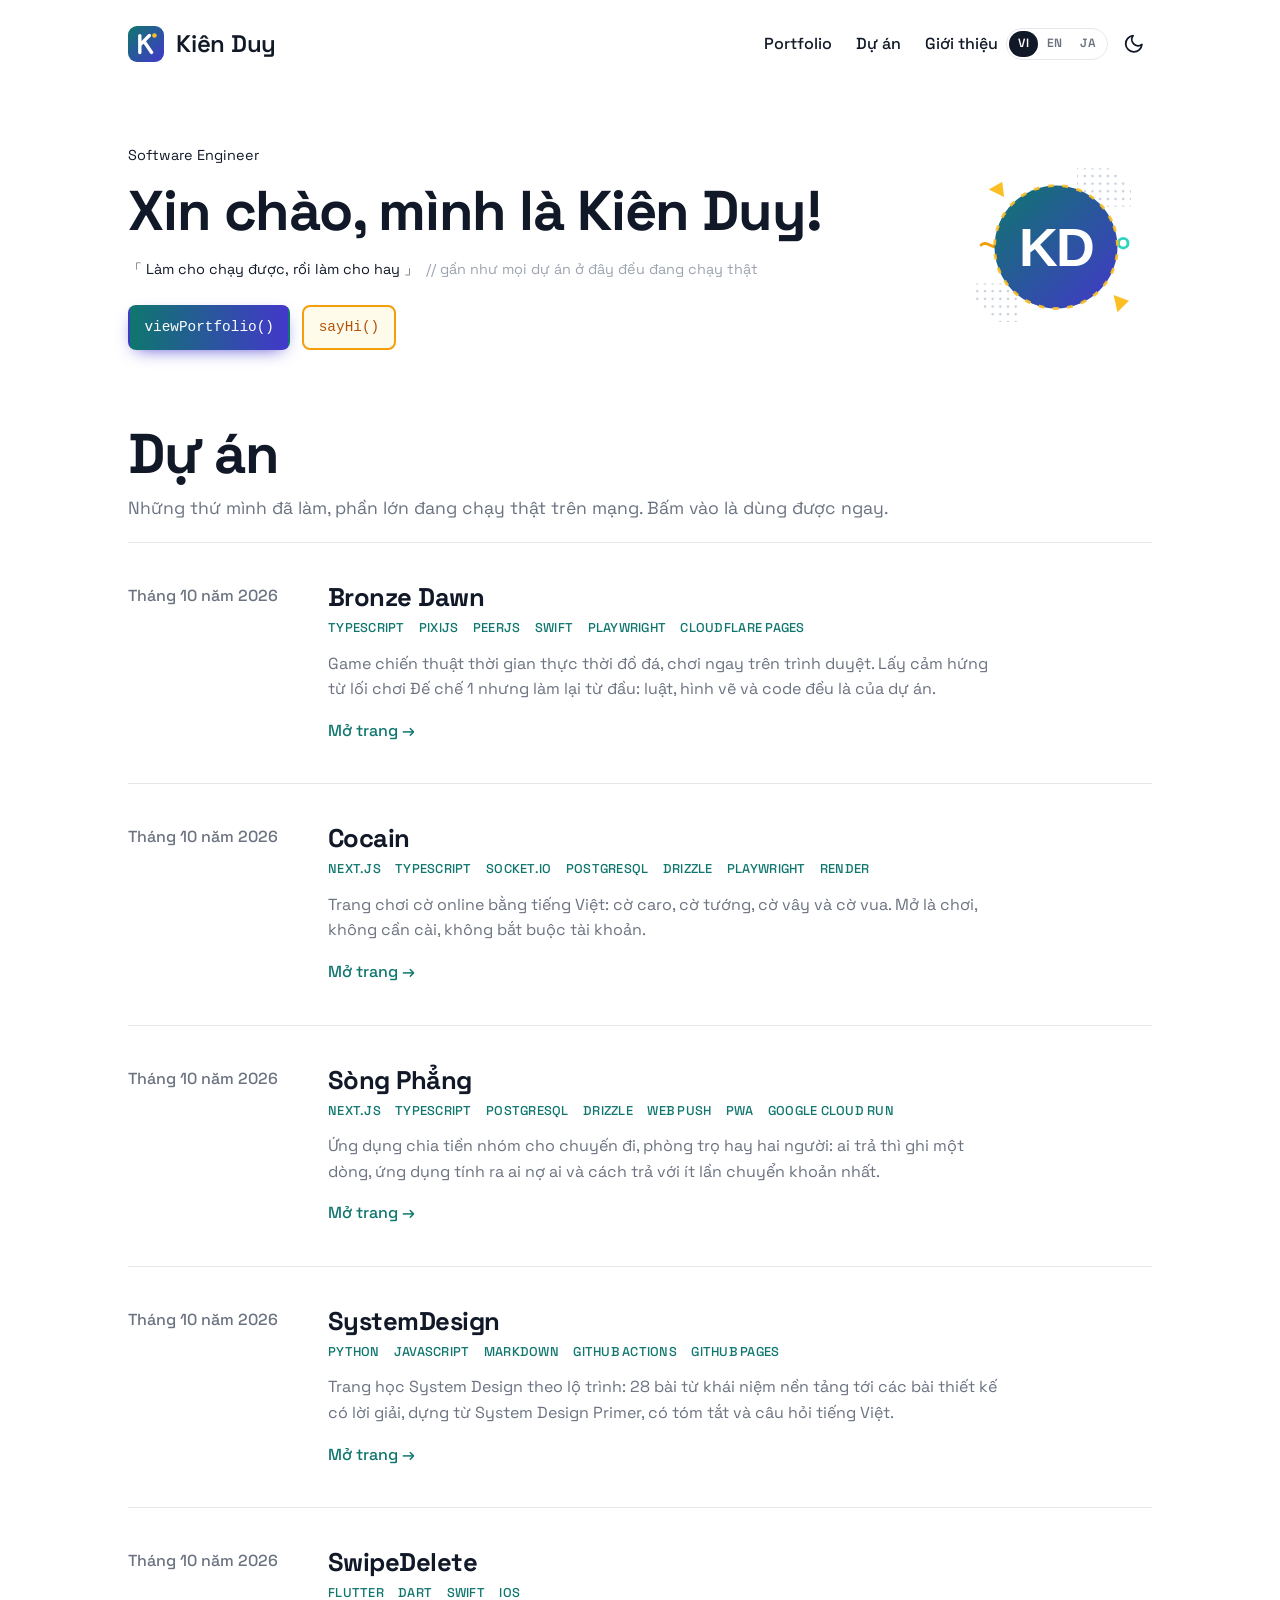
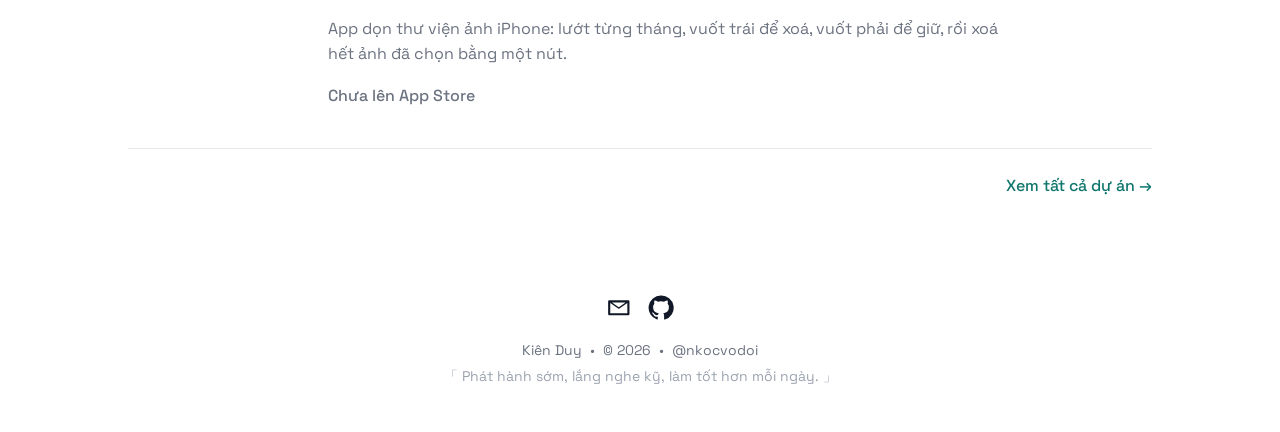
<file: index.html>
<!doctype html>
<html lang="vi">
<head>
  <meta charset="utf-8">
  <meta name="viewport" content="width=device-width, initial-scale=1">
  <title>Kiên Duy</title>
  <meta name="description" content="Kiên Duy, Software Engineer. Bronze Dawn, Cocain, Sòng Phẳng: ba sản phẩm đang chạy thật.">
  <meta property="og:title" content="Kiên Duy">
  <meta property="og:description" content="Bronze Dawn, Cocain, Sòng Phẳng: ba sản phẩm đang chạy thật.">
  <meta property="og:image" content="https://nkocvodoi.github.io/portfolio/assets/img/bronzedawn.jpg">
  <meta name="theme-color" content="#0f766e">
  <link rel="icon" href="assets/img/logo.svg" type="image/svg+xml">
  <script>
    (function () {
      var d = document.documentElement;
      try {
        var t = localStorage.getItem('theme'); if (t) d.dataset.theme = t;
        var l = new URLSearchParams(location.search).get('lang') || localStorage.getItem('lang');
        if (l === 'en' || l === 'ja') { d.lang = l; d.classList.add('i18n-pending'); setTimeout(function () { d.classList.remove('i18n-pending'); }, 1500); }
      } catch (e) {}
    })();
  </script>
  <link rel="preconnect" href="https://fonts.googleapis.com">
  <link rel="preconnect" href="https://fonts.gstatic.com" crossorigin>
  <link rel="stylesheet" href="https://fonts.googleapis.com/css2?family=Space+Grotesk:wght@400;500;600;700&display=swap">
  <link rel="stylesheet" href="assets/css/site.css">
</head>
<body data-title="title.home">
  <a class="skip" href="#main" data-i18n="skip">Bỏ qua tới nội dung</a>

  <header class="site-header">
    <div class="wrap">
      <a class="brand" href="./">
        <img src="assets/img/logo.svg" alt="" width="36" height="36">
        <span class="brand-name" data-profile="name">Kiên Duy</span>
      </a>
      <div class="tools">
        <nav class="nav" id="nav">
          <a href="portfolio.html" data-i18n="nav.portfolio">Portfolio</a>
          <a href="projects.html" data-i18n="nav.projects">Dự án</a>
          <a href="about.html" data-i18n="nav.about">Giới thiệu</a>
          <div class="langs" role="group" aria-label="Ngôn ngữ" data-i18n-attr="aria-label:ui.lang">
            <button type="button" data-lang="vi" lang="vi">VI</button><button type="button" data-lang="en" lang="en">EN</button><button type="button" data-lang="ja" lang="ja">JA</button>
          </div>
        </nav>
        <div class="langs" role="group" aria-label="Ngôn ngữ" data-i18n-attr="aria-label:ui.lang">
          <button type="button" data-lang="vi" lang="vi">VI</button><button type="button" data-lang="en" lang="en">EN</button><button type="button" data-lang="ja" lang="ja">JA</button>
        </div>
        <button type="button" class="icon-btn" data-theme-toggle aria-label="Đổi giao diện sáng/tối" data-i18n-attr="aria-label:ui.theme">
          <svg class="theme-moon" viewBox="0 0 24 24" fill="none" stroke="currentColor" stroke-width="2" stroke-linecap="round" stroke-linejoin="round" aria-hidden="true"><path d="M21 12.8A9 9 0 1 1 11.2 3a7 7 0 0 0 9.8 9.8z"/></svg>
          <svg class="theme-sun" viewBox="0 0 24 24" fill="none" stroke="currentColor" stroke-width="2" stroke-linecap="round" aria-hidden="true"><circle cx="12" cy="12" r="4"/><path d="M12 2v2M12 20v2M4.9 4.9l1.4 1.4M17.7 17.7l1.4 1.4M2 12h2M20 12h2M4.9 19.1l1.4-1.4M17.7 6.3l1.4-1.4"/></svg>
        </button>
        <button type="button" class="icon-btn menu-btn" data-menu-toggle aria-controls="nav" aria-expanded="false" aria-label="Mở menu" data-i18n-attr="aria-label:ui.menu">
          <svg viewBox="0 0 24 24" fill="none" stroke="currentColor" stroke-width="2" stroke-linecap="round" aria-hidden="true"><path d="M4 7h16M4 12h16M4 17h16"/></svg>
        </button>
      </div>
    </div>
  </header>

  <main id="main" class="wrap">
    <section class="hero">
      <div>
        <p class="hero-role" data-profile="role">Software Engineer</p>
        <h1 data-i18n="hero.hello">Xin chào, mình là Kiên Duy!</h1>
        <p class="hero-tag">「 <span data-profile="tagline">Làm cho chạy được, rồi làm cho hay</span> 」<span class="note">// <span data-profile="taglineNote">gần như mọi dự án ở đây đều đang chạy thật</span></span></p>
        <div class="hero-cta">
          <a class="code-btn solid" href="portfolio.html">viewPortfolio()</a>
          <a class="code-btn outline" data-mail href="mailto:nguyenduykien.works@gmail.com">sayHi()</a>
        </div>
      </div>
      <img class="avatar" src="assets/img/avatar.svg" alt="" width="192" height="192">
    </section>

    <section aria-labelledby="projects-h">
      <div class="section-head">
        <h2 id="projects-h" data-i18n="home.title">Dự án</h2>
        <p data-i18n="home.intro">Những thứ mình đã làm, phần lớn đang chạy thật trên mạng. Bấm vào là dùng được ngay.</p>
      </div>
      <ul class="rows" data-render="project-list"></ul>
      <noscript>
        <ul class="rows">
          <li class="row"><a class="more" href="https://bronzedawn.pages.dev/">Bronze Dawn →</a></li>
          <li class="row"><a class="more" href="https://cocain-394370752419.asia-southeast1.run.app/ho-so">Cocain →</a></li>
          <li class="row"><a class="more" href="https://songphang-637431531944.asia-southeast1.run.app/">Sòng Phẳng →</a></li>
          <li class="row"><a class="more" href="https://nkocvodoi.github.io/SystemDesign/">SystemDesign →</a></li>
          <li class="row">SwipeDelete (chưa lên App Store)</li>
        </ul>
      </noscript>
      <div class="all"><a class="more" href="projects.html" data-i18n="home.all">Xem tất cả dự án →</a></div>
    </section>
  </main>

  <footer class="site-footer">
    <div class="socials">
      <a data-mail href="mailto:nguyenduykien.works@gmail.com" aria-label="Email">
        <svg viewBox="0 0 24 24" fill="currentColor" aria-hidden="true"><path d="M3 5h18a1 1 0 0 1 1 1v12a1 1 0 0 1-1 1H3a1 1 0 0 1-1-1V6a1 1 0 0 1 1-1zm1 2.4V17h16V7.4l-7.4 5.2a1 1 0 0 1-1.2 0L4 7.4zM5.6 7l6.4 4.5L18.4 7H5.6z"/></svg>
      </a>
      <a data-github href="https://github.com/nkocvodoi" target="_blank" rel="noopener" aria-label="GitHub">
        <svg viewBox="0 0 24 24" fill="currentColor" aria-hidden="true"><path d="M12 .5a11.5 11.5 0 0 0-3.6 22.4c.6.1.8-.3.8-.6v-2c-3.2.7-3.9-1.5-3.9-1.5-.5-1.3-1.3-1.7-1.3-1.7-1-.7.1-.7.1-.7 1.2.1 1.8 1.2 1.8 1.2 1 1.8 2.8 1.3 3.5 1 .1-.8.4-1.3.7-1.6-2.6-.3-5.3-1.3-5.3-5.7 0-1.3.5-2.3 1.2-3.1-.1-.3-.5-1.5.1-3.1 0 0 1-.3 3.2 1.2a11 11 0 0 1 5.8 0c2.2-1.5 3.2-1.2 3.2-1.2.6 1.6.2 2.8.1 3.1.8.8 1.2 1.9 1.2 3.1 0 4.4-2.7 5.4-5.3 5.7.4.4.8 1.1.8 2.2v3.2c0 .3.2.7.8.6A11.5 11.5 0 0 0 12 .5z"/></svg>
      </a>
    </div>
    <p><span data-profile="name">Kiên Duy</span><span class="dot">•</span>© <span data-year>2026</span><span class="dot">•</span><a data-github href="https://github.com/nkocvodoi" target="_blank" rel="noopener">@nkocvodoi</a></p>
    <p class="quote">「 <span data-profile="quote">Phát hành sớm, lắng nghe kỹ, làm tốt hơn mỗi ngày.</span> 」</p>
  </footer>

  <script src="assets/js/data.js"></script>
  <script src="assets/js/site.js"></script>
</body>
</html>
</file>
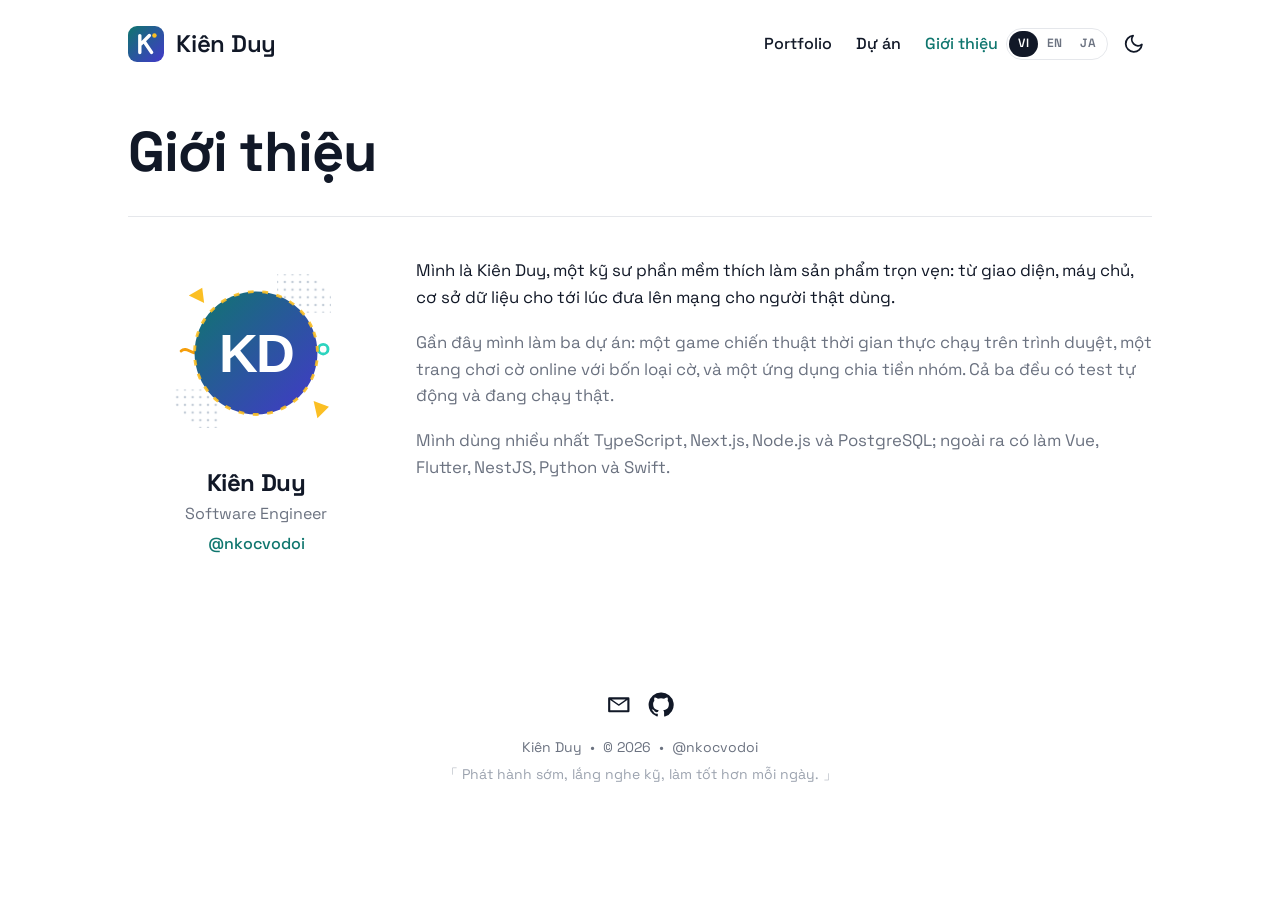
<file: about.html>
<!doctype html>
<html lang="vi">
<head>
  <meta charset="utf-8">
  <meta name="viewport" content="width=device-width, initial-scale=1">
  <title>Giới thiệu | Kiên Duy</title>
  <meta name="description" content="Kiên Duy, Software Engineer. Bronze Dawn, Cocain, Sòng Phẳng: ba sản phẩm đang chạy thật.">
  <meta property="og:title" content="Kiên Duy">
  <meta property="og:description" content="Bronze Dawn, Cocain, Sòng Phẳng: ba sản phẩm đang chạy thật.">
  <meta property="og:image" content="https://nkocvodoi.github.io/portfolio/assets/img/bronzedawn.jpg">
  <meta name="theme-color" content="#0f766e">
  <link rel="icon" href="assets/img/logo.svg" type="image/svg+xml">
  <script>
    (function () {
      var d = document.documentElement;
      try {
        var t = localStorage.getItem('theme'); if (t) d.dataset.theme = t;
        var l = new URLSearchParams(location.search).get('lang') || localStorage.getItem('lang');
        if (l === 'en' || l === 'ja') { d.lang = l; d.classList.add('i18n-pending'); setTimeout(function () { d.classList.remove('i18n-pending'); }, 1500); }
      } catch (e) {}
    })();
  </script>
  <link rel="preconnect" href="https://fonts.googleapis.com">
  <link rel="preconnect" href="https://fonts.gstatic.com" crossorigin>
  <link rel="stylesheet" href="https://fonts.googleapis.com/css2?family=Space+Grotesk:wght@400;500;600;700&display=swap">
  <link rel="stylesheet" href="assets/css/site.css">
</head>
<body data-title="title.about">
  <a class="skip" href="#main" data-i18n="skip">Bỏ qua tới nội dung</a>

  <header class="site-header">
    <div class="wrap">
      <a class="brand" href="./">
        <img src="assets/img/logo.svg" alt="" width="36" height="36">
        <span class="brand-name" data-profile="name">Kiên Duy</span>
      </a>
      <div class="tools">
        <nav class="nav" id="nav">
          <a href="portfolio.html" data-i18n="nav.portfolio">Portfolio</a>
          <a href="projects.html" data-i18n="nav.projects">Dự án</a>
          <a href="about.html" aria-current="page" data-i18n="nav.about">Giới thiệu</a>
          <div class="langs" role="group" aria-label="Ngôn ngữ" data-i18n-attr="aria-label:ui.lang">
            <button type="button" data-lang="vi" lang="vi">VI</button><button type="button" data-lang="en" lang="en">EN</button><button type="button" data-lang="ja" lang="ja">JA</button>
          </div>
        </nav>
        <div class="langs" role="group" aria-label="Ngôn ngữ" data-i18n-attr="aria-label:ui.lang">
          <button type="button" data-lang="vi" lang="vi">VI</button><button type="button" data-lang="en" lang="en">EN</button><button type="button" data-lang="ja" lang="ja">JA</button>
        </div>
        <button type="button" class="icon-btn" data-theme-toggle aria-label="Đổi giao diện sáng/tối" data-i18n-attr="aria-label:ui.theme">
          <svg class="theme-moon" viewBox="0 0 24 24" fill="none" stroke="currentColor" stroke-width="2" stroke-linecap="round" stroke-linejoin="round" aria-hidden="true"><path d="M21 12.8A9 9 0 1 1 11.2 3a7 7 0 0 0 9.8 9.8z"/></svg>
          <svg class="theme-sun" viewBox="0 0 24 24" fill="none" stroke="currentColor" stroke-width="2" stroke-linecap="round" aria-hidden="true"><circle cx="12" cy="12" r="4"/><path d="M12 2v2M12 20v2M4.9 4.9l1.4 1.4M17.7 17.7l1.4 1.4M2 12h2M20 12h2M4.9 19.1l1.4-1.4M17.7 6.3l1.4-1.4"/></svg>
        </button>
        <button type="button" class="icon-btn menu-btn" data-menu-toggle aria-controls="nav" aria-expanded="false" aria-label="Mở menu" data-i18n-attr="aria-label:ui.menu">
          <svg viewBox="0 0 24 24" fill="none" stroke="currentColor" stroke-width="2" stroke-linecap="round" aria-hidden="true"><path d="M4 7h16M4 12h16M4 17h16"/></svg>
        </button>
      </div>
    </div>
  </header>

  <main id="main" class="wrap">
    <div class="page-head">
      <h1 data-i18n="about.title">Giới thiệu</h1>
    </div>
    <div class="about">
      <div class="profile">
        <img class="avatar" src="assets/img/avatar.svg" alt="" width="192" height="192">
        <h2 data-profile="name">Kiên Duy</h2>
        <p data-profile="role">Software Engineer</p>
        <p><a class="more" data-github href="https://github.com/nkocvodoi" target="_blank" rel="noopener">@nkocvodoi</a></p>
      </div>
      <div class="prose" data-render="bio"></div>
    </div>
  </main>

  <footer class="site-footer">
    <div class="socials">
      <a data-mail href="mailto:nguyenduykien.works@gmail.com" aria-label="Email">
        <svg viewBox="0 0 24 24" fill="currentColor" aria-hidden="true"><path d="M3 5h18a1 1 0 0 1 1 1v12a1 1 0 0 1-1 1H3a1 1 0 0 1-1-1V6a1 1 0 0 1 1-1zm1 2.4V17h16V7.4l-7.4 5.2a1 1 0 0 1-1.2 0L4 7.4zM5.6 7l6.4 4.5L18.4 7H5.6z"/></svg>
      </a>
      <a data-github href="https://github.com/nkocvodoi" target="_blank" rel="noopener" aria-label="GitHub">
        <svg viewBox="0 0 24 24" fill="currentColor" aria-hidden="true"><path d="M12 .5a11.5 11.5 0 0 0-3.6 22.4c.6.1.8-.3.8-.6v-2c-3.2.7-3.9-1.5-3.9-1.5-.5-1.3-1.3-1.7-1.3-1.7-1-.7.1-.7.1-.7 1.2.1 1.8 1.2 1.8 1.2 1 1.8 2.8 1.3 3.5 1 .1-.8.4-1.3.7-1.6-2.6-.3-5.3-1.3-5.3-5.7 0-1.3.5-2.3 1.2-3.1-.1-.3-.5-1.5.1-3.1 0 0 1-.3 3.2 1.2a11 11 0 0 1 5.8 0c2.2-1.5 3.2-1.2 3.2-1.2.6 1.6.2 2.8.1 3.1.8.8 1.2 1.9 1.2 3.1 0 4.4-2.7 5.4-5.3 5.7.4.4.8 1.1.8 2.2v3.2c0 .3.2.7.8.6A11.5 11.5 0 0 0 12 .5z"/></svg>
      </a>
    </div>
    <p><span data-profile="name">Kiên Duy</span><span class="dot">•</span>© <span data-year>2026</span><span class="dot">•</span><a data-github href="https://github.com/nkocvodoi" target="_blank" rel="noopener">@nkocvodoi</a></p>
    <p class="quote">「 <span data-profile="quote">Phát hành sớm, lắng nghe kỹ, làm tốt hơn mỗi ngày.</span> 」</p>
  </footer>

  <script src="assets/js/data.js"></script>
  <script src="assets/js/site.js"></script>
</body>
</html>
</file>
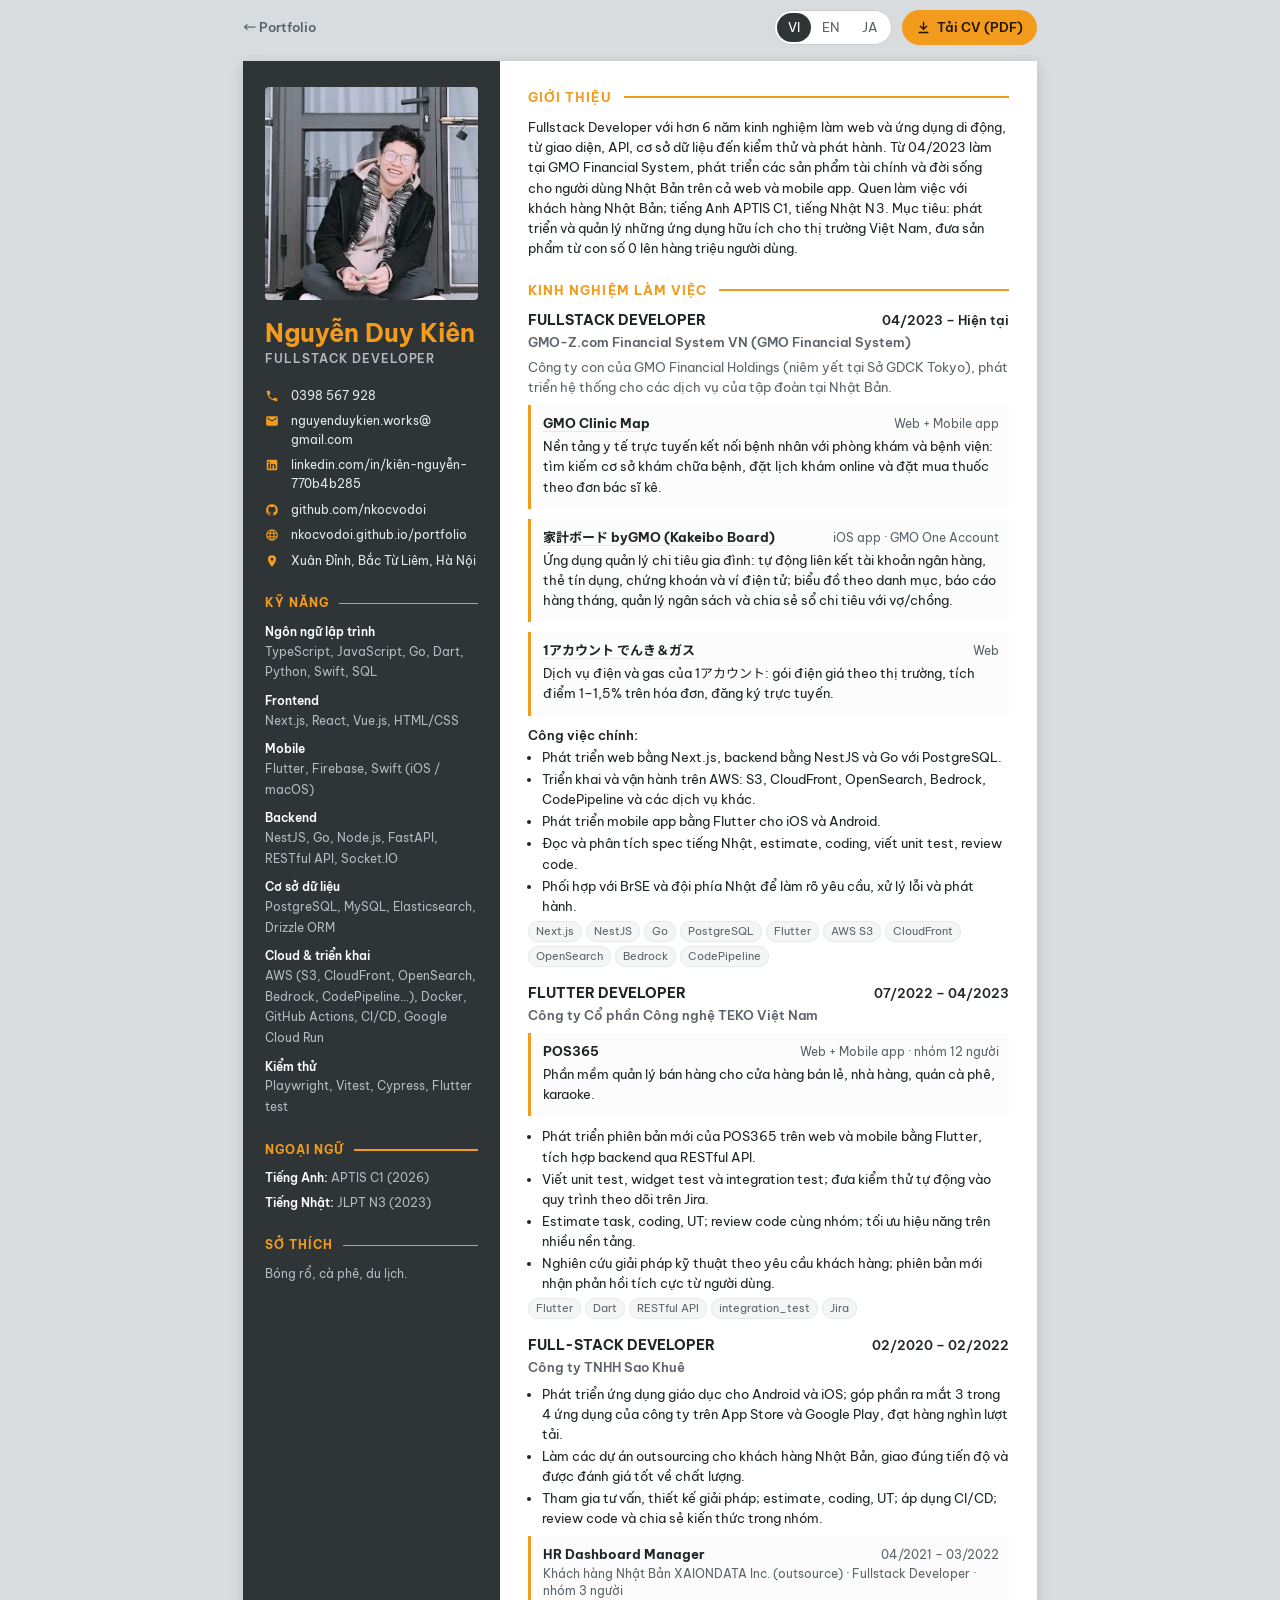
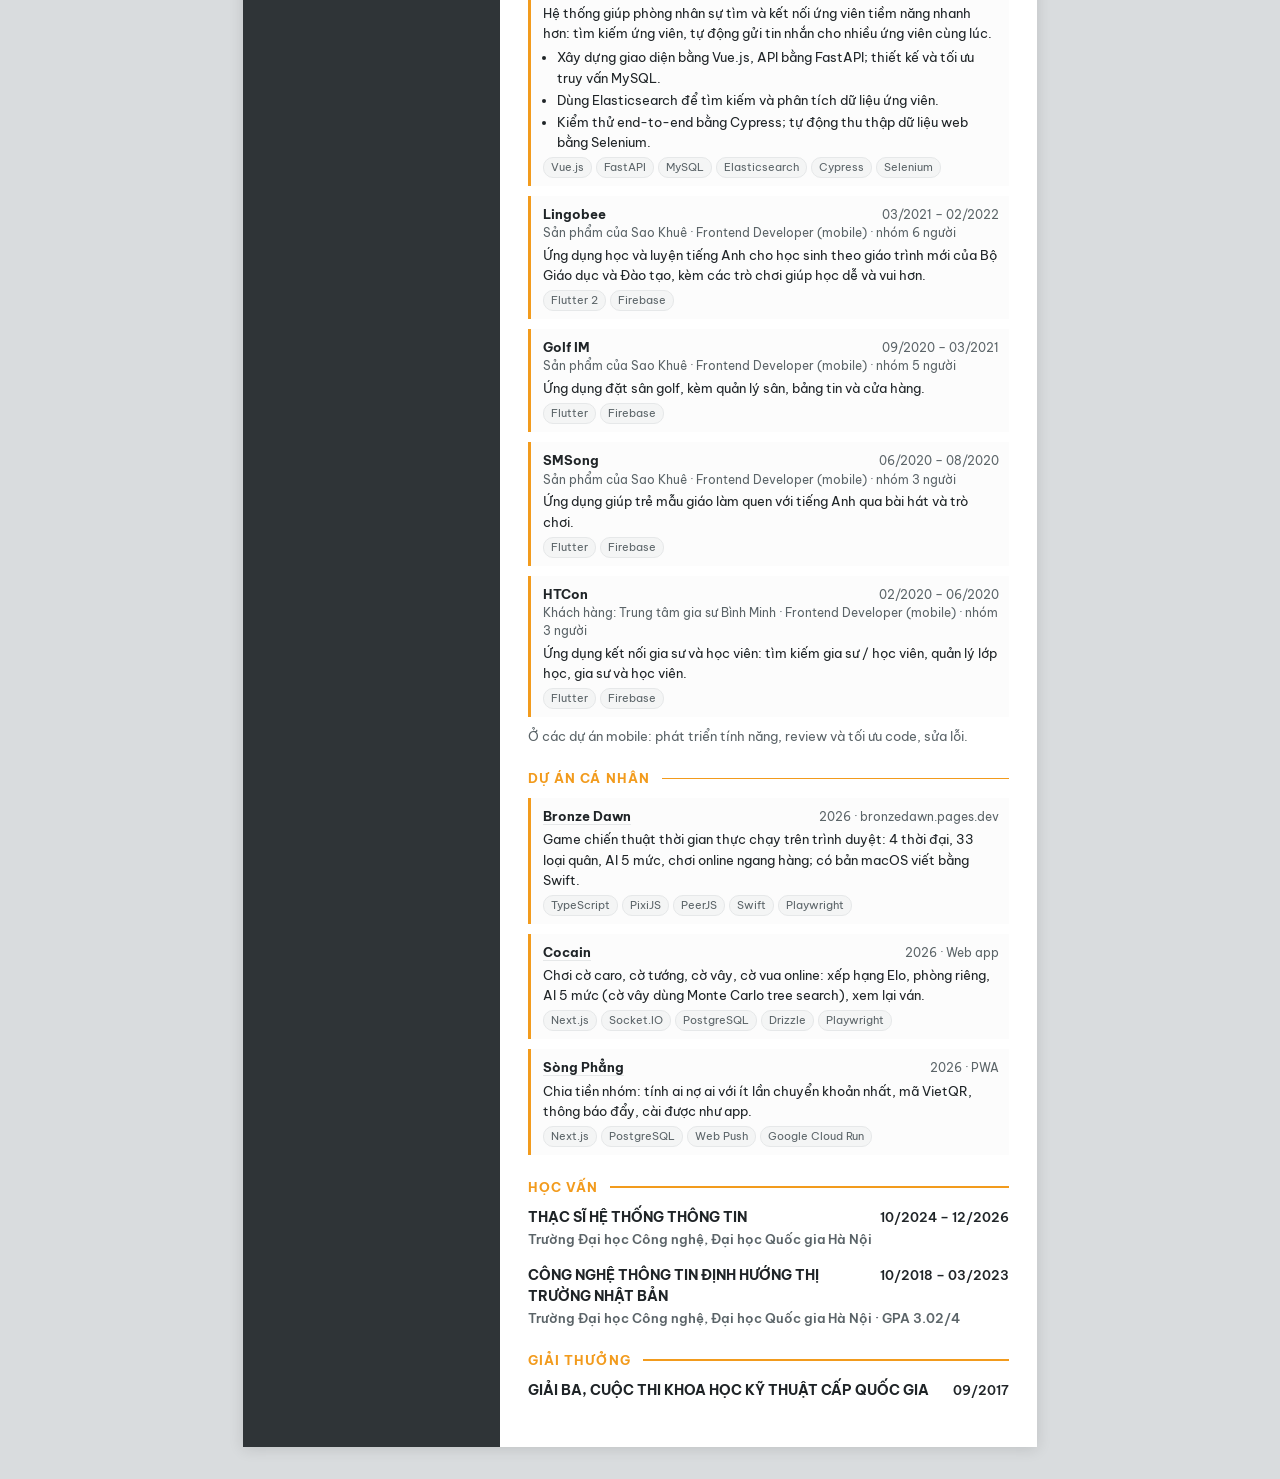
<file: cv.html>
<!doctype html>
<html lang="vi">
<head>
  <meta charset="utf-8">
  <meta name="viewport" content="width=device-width, initial-scale=1">
  <title>CV Nguyễn Duy Kiên</title>
  <meta name="description" content="Nguyễn Duy Kiên, Fullstack Developer. Web và mobile app, hơn 6 năm kinh nghiệm.">
  <meta name="robots" content="noindex">
  <link rel="icon" href="assets/img/logo.svg" type="image/svg+xml">
  <link rel="preconnect" href="https://fonts.googleapis.com">
  <link rel="preconnect" href="https://fonts.gstatic.com" crossorigin>
  <link href="https://fonts.googleapis.com/css2?family=Be+Vietnam+Pro:wght@400;500;600;700&family=Noto+Sans+JP:wght@400;600;700&display=swap" rel="stylesheet">
  <style>
    :root {
      --side: #2f3437;
      --side-text: #e7e9ea;
      --side-muted: #b4babd;
      --accent: #f29b1d;
      --accent-ink: #b86e05;
      --ink: #1f2427;
      --muted: #5b6468;
      --line: #e6e8e9;
      --chip: #f4f5f5;
      --page-bg: #d9dcde;
    }
    * { box-sizing: border-box; }
    [hidden] { display: none !important; }
    html { -webkit-text-size-adjust: 100%; }
    body {
      margin: 0;
      background: var(--page-bg);
      color: var(--ink);
      font: 13px/1.55 "Be Vietnam Pro", "Noto Sans JP", system-ui, sans-serif;
    }
    html[lang="ja"] body { font-family: "Be Vietnam Pro", "Noto Sans JP", "Hiragino Sans", sans-serif; line-height: 1.6; }
    html[lang="ja"] .name { font-size: 20px; }
    html[lang="ja"] .job-title { text-transform: none; }
    a { color: inherit; text-decoration: none; }
    ul { margin: 0; padding-left: 1.1em; }
    li { margin: 0.15em 0; }

    /* Toolbar: screen only */
    .bar {
      position: sticky;
      top: 0;
      z-index: 2;
      background: rgba(217, 220, 222, 0.92);
      backdrop-filter: blur(6px);
    }
    .bar-in {
      max-width: 210mm;
      margin: 0 auto;
      padding: 10px 0;
      display: flex;
      align-items: center;
      gap: 10px;
      flex-wrap: wrap;
    }
    .bar-back { font-weight: 600; color: var(--muted); margin-right: auto; }
    .bar-back:hover { color: var(--ink); }
    .langs {
      display: inline-flex;
      background: #fff;
      border: 1px solid #c8ccce;
      border-radius: 999px;
      padding: 2px;
    }
    .langs button {
      font: 600 12px/1 inherit;
      font-family: inherit;
      border: 0;
      background: none;
      color: var(--muted);
      padding: 6px 11px;
      border-radius: 999px;
      cursor: pointer;
    }
    .langs button[aria-pressed="true"] { background: var(--side); color: #fff; }
    .dl {
      display: inline-flex;
      align-items: center;
      gap: 6px;
      background: var(--accent);
      color: #241500;
      font-weight: 600;
      padding: 7px 14px;
      border-radius: 999px;
    }
    .dl:hover { background: #e48c0c; }
    .dl svg { width: 15px; height: 15px; }
    .bar button:focus-visible, .bar a:focus-visible { outline: 2px solid var(--accent-ink); outline-offset: 2px; }

    .page {
      max-width: 210mm;
      min-height: 297mm;
      margin: 6px auto 32px;
      background: #fff;
      display: grid;
      grid-template-columns: 68mm 1fr;
      box-shadow: 0 2px 14px rgba(0, 0, 0, 0.12);
    }

    /* Sidebar */
    .side {
      background: var(--side);
      color: var(--side-text);
      padding: 26px 22px 30px;
    }
    .photo {
      width: 100%;
      aspect-ratio: 1;
      object-fit: cover;
      display: block;
      border-radius: 4px;
    }
    .name {
      margin: 18px 0 2px;
      font-size: 25px;
      line-height: 1.2;
      font-weight: 700;
      color: var(--accent);
    }
    .name-sub { margin: 0 0 4px; font-size: 12px; color: var(--side-muted); }
    .role {
      margin: 0;
      font-size: 12px;
      font-weight: 600;
      letter-spacing: 0.08em;
      text-transform: uppercase;
      color: var(--accent);
    }
    .contact { list-style: none; padding: 0; margin: 18px 0 0; }
    .contact li {
      display: grid;
      grid-template-columns: 18px 1fr;
      gap: 8px;
      margin: 7px 0;
      font-size: 12px;
      overflow-wrap: anywhere;
    }
    .contact svg { width: 14px; height: 14px; margin-top: 2px; fill: var(--accent); }
    .side h2 {
      display: flex;
      align-items: center;
      gap: 10px;
      margin: 24px 0 10px;
      font-size: 12px;
      letter-spacing: 0.08em;
      text-transform: uppercase;
      color: var(--accent);
    }
    .side h2::after { content: ""; flex: 1; height: 1.5px; background: var(--accent); }
    .skill { margin: 0 0 10px; }
    .skill b { display: block; font-size: 11.5px; font-weight: 600; color: #fff; }
    .skill span { font-size: 12px; color: var(--side-muted); }
    .side p { margin: 0 0 6px; font-size: 12px; color: var(--side-muted); }
    .side p b { color: #fff; font-weight: 600; }

    /* Main */
    .main { padding: 26px 28px 30px; }
    .main h2 {
      display: flex;
      align-items: center;
      gap: 12px;
      margin: 22px 0 10px;
      font-size: 13px;
      letter-spacing: 0.08em;
      text-transform: uppercase;
      color: var(--accent);
    }
    .main h2:first-child { margin-top: 0; }
    .main h2::after { content: ""; flex: 1; height: 1.5px; background: var(--accent); }
    .summary { margin: 0; }

    .job { margin: 0 0 16px; break-inside: avoid-page; }
    .job-head {
      display: flex;
      justify-content: space-between;
      align-items: baseline;
      gap: 12px;
    }
    .job-title { margin: 0; font-size: 13.5px; font-weight: 700; text-transform: uppercase; }
    .date { font-weight: 600; white-space: nowrap; font-size: 12.5px; }
    .company { margin: 1px 0 6px; font-weight: 600; color: var(--muted); }
    .note { margin: 0 0 6px; color: var(--muted); font-size: 12.5px; }

    .proj {
      margin: 8px 0 10px;
      padding: 8px 10px 8px 12px;
      border-left: 3px solid var(--accent);
      background: #fcfcfc;
      break-inside: avoid;
    }
    .proj-head { display: flex; justify-content: space-between; gap: 10px; align-items: baseline; }
    .proj-name { margin: 0; font-size: 13px; font-weight: 700; }
    .proj-name a { border-bottom: 1px solid var(--line); }
    .proj-kind { font-size: 11.5px; color: var(--muted); white-space: nowrap; }
    .proj p { margin: 3px 0 4px; }
    .proj p.meta { margin: 0 0 2px; font-size: 11.5px; color: var(--muted); }

    .chips { display: flex; flex-wrap: wrap; gap: 4px; margin-top: 5px; }
    .chips span {
      font-size: 11px;
      padding: 1px 7px;
      border-radius: 10px;
      background: var(--chip);
      border: 1px solid var(--line);
      color: var(--muted);
    }

    .label { margin: 6px 0 2px; font-weight: 600; font-size: 12.5px; }

    @media screen and (max-width: 760px) {
      .bar-in { padding: 8px 16px; }
      .page { grid-template-columns: 1fr; margin: 0 0 24px; min-height: 0; }
      .side, .main { padding: 22px 16px; }
      .photo { width: 140px; }
      .job-head, .proj-head { flex-direction: column; gap: 0; }
      .proj-kind { white-space: normal; }
    }

    @page { size: A4; margin: 0; }
    @media print {
      body { background: #fff; }
      .bar { display: none; }
      .page { margin: 0; box-shadow: none; max-width: none; min-height: 297mm; }
      .job { break-inside: auto; }
      .side, .proj { -webkit-print-color-adjust: exact; print-color-adjust: exact; }
    }
  </style>
</head>
<body>

  <svg width="0" height="0" style="position:absolute" aria-hidden="true">
    <symbol id="i-phone" viewBox="0 0 24 24"><path d="M6.6 10.8a15.1 15.1 0 0 0 6.6 6.6l2.2-2.2c.3-.3.7-.4 1-.2 1.1.4 2.3.6 3.6.6.6 0 1 .4 1 1V20c0 .6-.4 1-1 1A17 17 0 0 1 3 4c0-.6.4-1 1-1h3.5c.6 0 1 .4 1 1 0 1.3.2 2.5.6 3.6.1.3 0 .7-.2 1l-2.3 2.2z"/></symbol>
    <symbol id="i-mail" viewBox="0 0 24 24"><path d="M20 4H4a2 2 0 0 0-2 2v12a2 2 0 0 0 2 2h16a2 2 0 0 0 2-2V6a2 2 0 0 0-2-2zm0 4-8 5-8-5V6l8 5 8-5v2z"/></symbol>
    <symbol id="i-linkedin" viewBox="0 0 24 24"><path d="M19 3a2 2 0 0 1 2 2v14a2 2 0 0 1-2 2H5a2 2 0 0 1-2-2V5a2 2 0 0 1 2-2h14zM8.3 18.3V10H5.7v8.3h2.6zM7 8.8a1.5 1.5 0 1 0 0-3 1.5 1.5 0 0 0 0 3zm11.3 9.5v-4.6c0-2.4-1.3-3.6-3.1-3.6-1.4 0-2.1.8-2.4 1.3V10h-2.6v8.3h2.6v-4.1c0-1.1.2-2.1 1.5-2.1s1.4 1.2 1.4 2.2v4h2.6z"/></symbol>
    <symbol id="i-github" viewBox="0 0 24 24"><path d="M12 2a10 10 0 0 0-3.2 19.5c.5.1.7-.2.7-.5v-1.7c-2.8.6-3.4-1.3-3.4-1.3-.4-1.2-1.1-1.5-1.1-1.5-.9-.6.1-.6.1-.6 1 .1 1.5 1 1.5 1 .9 1.5 2.4 1.1 2.9.8.1-.6.4-1.1.6-1.3-2.2-.3-4.6-1.1-4.6-5 0-1.1.4-2 1-2.7-.1-.3-.4-1.3.1-2.7 0 0 .8-.3 2.8 1a9.6 9.6 0 0 1 5 0c1.9-1.3 2.7-1 2.7-1 .6 1.4.2 2.4.1 2.7.7.7 1 1.6 1 2.7 0 3.9-2.3 4.7-4.6 5 .4.3.7.9.7 1.9V21c0 .3.2.6.7.5A10 10 0 0 0 12 2z"/></symbol>
    <symbol id="i-web" viewBox="0 0 24 24"><path d="M12 2a10 10 0 1 0 0 20 10 10 0 0 0 0-20zm6.9 6h-3a15.7 15.7 0 0 0-1.4-3.6A8 8 0 0 1 18.9 8zM12 4c.8 1.2 1.5 2.5 1.9 4h-3.8c.4-1.4 1.1-2.8 1.9-4zM4.3 14a8.2 8.2 0 0 1 0-4h3.4a16.5 16.5 0 0 0 0 4H4.3zm.8 2h3a15.7 15.7 0 0 0 1.4 3.6A8 8 0 0 1 5.1 16zm3-8h-3a8 8 0 0 1 4.3-3.6C8.9 5.5 8.4 6.7 8.1 8zM12 20c-.8-1.2-1.5-2.5-1.9-4h3.8c-.4 1.4-1.1 2.8-1.9 4zm2.3-6H9.7a14.7 14.7 0 0 1 0-4h4.6a14.7 14.7 0 0 1 0 4zm.3 5.6c.6-1.1 1.1-2.3 1.4-3.6h3a8 8 0 0 1-4.4 3.6zm1.7-5.6a16.5 16.5 0 0 0 0-4h3.4a8.2 8.2 0 0 1 0 4h-3.4z"/></symbol>
    <symbol id="i-pin" viewBox="0 0 24 24"><path d="M12 2a7 7 0 0 0-7 7c0 5.2 7 13 7 13s7-7.8 7-13a7 7 0 0 0-7-7zm0 9.5a2.5 2.5 0 1 1 0-5 2.5 2.5 0 0 1 0 5z"/></symbol>
  </svg>

  <div class="bar">
    <div class="bar-in">
      <a class="bar-back" href="portfolio.html" data-ui="back">← Portfolio</a>
      <div class="langs" role="group" aria-label="Ngôn ngữ" data-ui-label="lang">
        <button type="button" data-lang="vi" lang="vi" aria-pressed="true">VI</button><button type="button" data-lang="en" lang="en" aria-pressed="false">EN</button><button type="button" data-lang="ja" lang="ja" aria-pressed="false">JA</button>
      </div>
      <a class="dl" id="dl" href="assets/cv/Nguyen-Duy-Kien-CV-VI.pdf" download="Nguyen-Duy-Kien-CV-VI.pdf">
        <svg viewBox="0 0 24 24" fill="none" stroke="currentColor" stroke-width="2.2" stroke-linecap="round" stroke-linejoin="round" aria-hidden="true"><path d="M12 4v11M7 10l5 5 5-5M5 20h14"/></svg>
        <span data-ui="download">Tải CV (PDF)</span>
      </a>
    </div>
  </div>

  <!-- ===================== Tiếng Việt ===================== -->
  <article class="page" lang="vi">

    <aside class="side">
      <img class="photo" src="assets/img/cv-photo.jpg" alt="Ảnh Nguyễn Duy Kiên">
      <h1 class="name">Nguyễn Duy Kiên</h1>
      <p class="role">Fullstack Developer</p>

      <ul class="contact">
        <li><svg aria-hidden="true"><use href="#i-phone"/></svg><a href="tel:+84398567928">0398 567 928</a></li>
        <li><svg aria-hidden="true"><use href="#i-mail"/></svg><a href="mailto:nguyenduykien.works@gmail.com">nguyenduykien.works@<wbr>gmail.com</a></li>
        <li><svg aria-hidden="true"><use href="#i-linkedin"/></svg><a href="https://www.linkedin.com/in/ki%C3%AAn-nguy%E1%BB%85n-770b4b285/">linkedin.com/in/kiên-nguyễn-770b4b285</a></li>
        <li><svg aria-hidden="true"><use href="#i-github"/></svg><a href="https://github.com/nkocvodoi">github.com/nkocvodoi</a></li>
        <li><svg aria-hidden="true"><use href="#i-web"/></svg><a href="https://nkocvodoi.github.io/portfolio/">nkocvodoi.github.io/portfolio</a></li>
        <li><svg aria-hidden="true"><use href="#i-pin"/></svg><span>Xuân Đỉnh, Bắc Từ Liêm, Hà Nội</span></li>
      </ul>

      <h2>Kỹ năng</h2>
      <div class="skill"><b>Ngôn ngữ lập trình</b><span>TypeScript, JavaScript, Go, Dart, Python, Swift, SQL</span></div>
      <div class="skill"><b>Frontend</b><span>Next.js, React, Vue.js, HTML/CSS</span></div>
      <div class="skill"><b>Mobile</b><span>Flutter, Firebase, Swift (iOS / macOS)</span></div>
      <div class="skill"><b>Backend</b><span>NestJS, Go, Node.js, FastAPI, RESTful API, Socket.IO</span></div>
      <div class="skill"><b>Cơ sở dữ liệu</b><span>PostgreSQL, MySQL, Elasticsearch, Drizzle ORM</span></div>
      <div class="skill"><b>Cloud &amp; triển khai</b><span>AWS (S3, CloudFront, OpenSearch, Bedrock, CodePipeline…), Docker, GitHub Actions, CI/CD, Google Cloud Run</span></div>
      <div class="skill"><b>Kiểm thử</b><span>Playwright, Vitest, Cypress, Flutter test</span></div>

      <h2>Ngoại ngữ</h2>
      <p><b>Tiếng Anh:</b> APTIS C1 (2026)</p>
      <p><b>Tiếng Nhật:</b> JLPT N3 (2023)</p>

      <h2>Sở thích</h2>
      <p>Bóng rổ, cà phê, du lịch.</p>
    </aside>

    <main class="main">
      <h2>Giới thiệu</h2>
      <p class="summary">
        Fullstack Developer với hơn 6 năm kinh nghiệm làm web và ứng dụng di động, từ giao diện, API, cơ sở dữ liệu
        đến kiểm thử và phát hành.
        Từ 04/2023 làm tại GMO Financial System, phát triển các sản phẩm tài chính và đời sống cho người dùng Nhật Bản
        trên cả web và mobile app.
        Quen làm việc với khách hàng Nhật Bản; tiếng Anh APTIS C1, tiếng Nhật N3.
        Mục tiêu: phát triển và quản lý những ứng dụng hữu ích cho thị trường Việt Nam, đưa sản phẩm từ con số 0
        lên hàng triệu người dùng.
      </p>

      <h2>Kinh nghiệm làm việc</h2>

      <section class="job">
        <div class="job-head">
          <h3 class="job-title">Fullstack Developer</h3>
          <span class="date">04/2023 – Hiện tại</span>
        </div>
        <p class="company">GMO-Z.com Financial System VN (GMO Financial System)</p>
        <p class="note">Công ty con của GMO Financial Holdings (niêm yết tại Sở GDCK Tokyo), phát triển hệ thống cho các dịch vụ của tập đoàn tại Nhật Bản.</p>

        <div class="proj">
          <div class="proj-head">
            <h4 class="proj-name"><a href="https://gmo-clinic-map.com/">GMO Clinic Map</a></h4>
            <span class="proj-kind">Web + Mobile app</span>
          </div>
          <p>Nền tảng y tế trực tuyến kết nối bệnh nhân với phòng khám và bệnh viện: tìm kiếm cơ sở khám chữa bệnh, đặt lịch khám online và đặt mua thuốc theo đơn bác sĩ kê.</p>
        </div>

        <div class="proj">
          <div class="proj-head">
            <h4 class="proj-name"><a href="https://apps.apple.com/jp/app/%E5%AE%B6%E8%A8%88%E3%83%9C%E3%83%BC%E3%83%89-bygmo/id6771291118">家計ボード byGMO (Kakeibo Board)</a></h4>
            <span class="proj-kind">iOS app · GMO One Account</span>
          </div>
          <p>Ứng dụng quản lý chi tiêu gia đình: tự động liên kết tài khoản ngân hàng, thẻ tín dụng, chứng khoán và ví điện tử; biểu đồ theo danh mục, báo cáo hàng tháng, quản lý ngân sách và chia sẻ sổ chi tiêu với vợ/chồng.</p>
        </div>

        <div class="proj">
          <div class="proj-head">
            <h4 class="proj-name"><a href="https://1-account.com/life/energy/">1アカウント でんき＆ガス</a></h4>
            <span class="proj-kind">Web</span>
          </div>
          <p>Dịch vụ điện và gas của 1アカウント: gói điện giá theo thị trường, tích điểm 1–1,5% trên hóa đơn, đăng ký trực tuyến.</p>
        </div>

        <p class="label">Công việc chính:</p>
        <ul>
          <li>Phát triển web bằng Next.js, backend bằng NestJS và Go với PostgreSQL.</li>
          <li>Triển khai và vận hành trên AWS: S3, CloudFront, OpenSearch, Bedrock, CodePipeline và các dịch vụ khác.</li>
          <li>Phát triển mobile app bằng Flutter cho iOS và Android.</li>
          <li>Đọc và phân tích spec tiếng Nhật, estimate, coding, viết unit test, review code.</li>
          <li>Phối hợp với BrSE và đội phía Nhật để làm rõ yêu cầu, xử lý lỗi và phát hành.</li>
        </ul>
        <div class="chips"><span>Next.js</span><span>NestJS</span><span>Go</span><span>PostgreSQL</span><span>Flutter</span><span>AWS S3</span><span>CloudFront</span><span>OpenSearch</span><span>Bedrock</span><span>CodePipeline</span></div>
      </section>

      <section class="job">
        <div class="job-head">
          <h3 class="job-title">Flutter Developer</h3>
          <span class="date">07/2022 – 04/2023</span>
        </div>
        <p class="company">Công ty Cổ phần Công nghệ TEKO Việt Nam</p>

        <div class="proj">
          <div class="proj-head">
            <h4 class="proj-name">POS365</h4>
            <span class="proj-kind">Web + Mobile app · nhóm 12 người</span>
          </div>
          <p>Phần mềm quản lý bán hàng cho cửa hàng bán lẻ, nhà hàng, quán cà phê, karaoke.</p>
        </div>
        <ul>
          <li>Phát triển phiên bản mới của POS365 trên web và mobile bằng Flutter, tích hợp backend qua RESTful API.</li>
          <li>Viết unit test, widget test và integration test; đưa kiểm thử tự động vào quy trình theo dõi trên Jira.</li>
          <li>Estimate task, coding, UT; review code cùng nhóm; tối ưu hiệu năng trên nhiều nền tảng.</li>
          <li>Nghiên cứu giải pháp kỹ thuật theo yêu cầu khách hàng; phiên bản mới nhận phản hồi tích cực từ người dùng.</li>
        </ul>
        <div class="chips"><span>Flutter</span><span>Dart</span><span>RESTful API</span><span>integration_test</span><span>Jira</span></div>
      </section>

      <section class="job">
        <div class="job-head">
          <h3 class="job-title">Full-stack Developer</h3>
          <span class="date">02/2020 – 02/2022</span>
        </div>
        <p class="company">Công ty TNHH Sao Khuê</p>
        <ul>
          <li>Phát triển ứng dụng giáo dục cho Android và iOS; góp phần ra mắt 3 trong 4 ứng dụng của công ty trên App Store và Google Play, đạt hàng nghìn lượt tải.</li>
          <li>Làm các dự án outsourcing cho khách hàng Nhật Bản, giao đúng tiến độ và được đánh giá tốt về chất lượng.</li>
          <li>Tham gia tư vấn, thiết kế giải pháp; estimate, coding, UT; áp dụng CI/CD; review code và chia sẻ kiến thức trong nhóm.</li>
        </ul>

        <div class="proj">
          <div class="proj-head">
            <h4 class="proj-name">HR Dashboard Manager</h4>
            <span class="proj-kind">04/2021 – 03/2022</span>
          </div>
          <p class="meta">Khách hàng Nhật Bản XAIONDATA Inc. (outsource) · Fullstack Developer · nhóm 3 người</p>
          <p>Hệ thống giúp phòng nhân sự tìm và kết nối ứng viên tiềm năng nhanh hơn: tìm kiếm ứng viên, tự động gửi tin nhắn cho nhiều ứng viên cùng lúc.</p>
          <ul>
            <li>Xây dựng giao diện bằng Vue.js, API bằng FastAPI; thiết kế và tối ưu truy vấn MySQL.</li>
            <li>Dùng Elasticsearch để tìm kiếm và phân tích dữ liệu ứng viên.</li>
            <li>Kiểm thử end-to-end bằng Cypress; tự động thu thập dữ liệu web bằng Selenium.</li>
          </ul>
          <div class="chips"><span>Vue.js</span><span>FastAPI</span><span>MySQL</span><span>Elasticsearch</span><span>Cypress</span><span>Selenium</span></div>
        </div>

        <div class="proj">
          <div class="proj-head">
            <h4 class="proj-name">Lingobee</h4>
            <span class="proj-kind">03/2021 – 02/2022</span>
          </div>
          <p class="meta">Sản phẩm của Sao Khuê · Frontend Developer (mobile) · nhóm 6 người</p>
          <p>Ứng dụng học và luyện tiếng Anh cho học sinh theo giáo trình mới của Bộ Giáo dục và Đào tạo, kèm các trò chơi giúp học dễ và vui hơn.</p>
          <div class="chips"><span>Flutter 2</span><span>Firebase</span></div>
        </div>

        <div class="proj">
          <div class="proj-head">
            <h4 class="proj-name">Golf IM</h4>
            <span class="proj-kind">09/2020 – 03/2021</span>
          </div>
          <p class="meta">Sản phẩm của Sao Khuê · Frontend Developer (mobile) · nhóm 5 người</p>
          <p>Ứng dụng đặt sân golf, kèm quản lý sân, bảng tin và cửa hàng.</p>
          <div class="chips"><span>Flutter</span><span>Firebase</span></div>
        </div>

        <div class="proj">
          <div class="proj-head">
            <h4 class="proj-name">SMSong</h4>
            <span class="proj-kind">06/2020 – 08/2020</span>
          </div>
          <p class="meta">Sản phẩm của Sao Khuê · Frontend Developer (mobile) · nhóm 3 người</p>
          <p>Ứng dụng giúp trẻ mẫu giáo làm quen với tiếng Anh qua bài hát và trò chơi.</p>
          <div class="chips"><span>Flutter</span><span>Firebase</span></div>
        </div>

        <div class="proj">
          <div class="proj-head">
            <h4 class="proj-name">HTCon</h4>
            <span class="proj-kind">02/2020 – 06/2020</span>
          </div>
          <p class="meta">Khách hàng: Trung tâm gia sư Bình Minh · Frontend Developer (mobile) · nhóm 3 người</p>
          <p>Ứng dụng kết nối gia sư và học viên: tìm kiếm gia sư / học viên, quản lý lớp học, gia sư và học viên.</p>
          <div class="chips"><span>Flutter</span><span>Firebase</span></div>
        </div>
        <p class="note">Ở các dự án mobile: phát triển tính năng, review và tối ưu code, sửa lỗi.</p>
      </section>

      <h2>Dự án cá nhân</h2>

      <div class="proj">
        <div class="proj-head">
          <h4 class="proj-name"><a href="https://bronzedawn.pages.dev/">Bronze Dawn</a></h4>
          <span class="proj-kind">2026 · bronzedawn.pages.dev</span>
        </div>
        <p>Game chiến thuật thời gian thực chạy trên trình duyệt: 4 thời đại, 33 loại quân, AI 5 mức, chơi online ngang hàng; có bản macOS viết bằng Swift.</p>
        <div class="chips"><span>TypeScript</span><span>PixiJS</span><span>PeerJS</span><span>Swift</span><span>Playwright</span></div>
      </div>

      <div class="proj">
        <div class="proj-head">
          <h4 class="proj-name"><a href="https://cocain-394370752419.asia-southeast1.run.app/ho-so">Cocain</a></h4>
          <span class="proj-kind">2026 · Web app</span>
        </div>
        <p>Chơi cờ caro, cờ tướng, cờ vây, cờ vua online: xếp hạng Elo, phòng riêng, AI 5 mức (cờ vây dùng Monte Carlo tree search), xem lại ván.</p>
        <div class="chips"><span>Next.js</span><span>Socket.IO</span><span>PostgreSQL</span><span>Drizzle</span><span>Playwright</span></div>
      </div>

      <div class="proj">
        <div class="proj-head">
          <h4 class="proj-name"><a href="https://songphang-637431531944.asia-southeast1.run.app/">Sòng Phẳng</a></h4>
          <span class="proj-kind">2026 · PWA</span>
        </div>
        <p>Chia tiền nhóm: tính ai nợ ai với ít lần chuyển khoản nhất, mã VietQR, thông báo đẩy, cài được như app.</p>
        <div class="chips"><span>Next.js</span><span>PostgreSQL</span><span>Web Push</span><span>Google Cloud Run</span></div>
      </div>

      <h2>Học vấn</h2>
      <section class="job">
        <div class="job-head">
          <h3 class="job-title">Thạc sĩ Hệ thống thông tin</h3>
          <span class="date">10/2024 – 12/2026</span>
        </div>
        <p class="company">Trường Đại học Công nghệ, Đại học Quốc gia Hà Nội</p>
      </section>
      <section class="job">
        <div class="job-head">
          <h3 class="job-title">Công nghệ thông tin định hướng thị trường Nhật Bản</h3>
          <span class="date">10/2018 – 03/2023</span>
        </div>
        <p class="company">Trường Đại học Công nghệ, Đại học Quốc gia Hà Nội · GPA 3.02/4</p>
      </section>

      <h2>Giải thưởng</h2>
      <section class="job">
        <div class="job-head">
          <h3 class="job-title">Giải Ba, Cuộc thi Khoa học Kỹ thuật cấp Quốc gia</h3>
          <span class="date">09/2017</span>
        </div>
      </section>
    </main>

  </article>

  <!-- ===================== English ===================== -->
  <article class="page" lang="en" hidden>

    <aside class="side">
      <img class="photo" src="assets/img/cv-photo.jpg" alt="Photo of Nguyen Duy Kien">
      <h1 class="name">Nguyen Duy Kien</h1>
      <p class="role">Fullstack Developer</p>

      <ul class="contact">
        <li><svg aria-hidden="true"><use href="#i-phone"/></svg><a href="tel:+84398567928">+84 398 567 928</a></li>
        <li><svg aria-hidden="true"><use href="#i-mail"/></svg><a href="mailto:nguyenduykien.works@gmail.com">nguyenduykien.works@<wbr>gmail.com</a></li>
        <li><svg aria-hidden="true"><use href="#i-linkedin"/></svg><a href="https://www.linkedin.com/in/ki%C3%AAn-nguy%E1%BB%85n-770b4b285/">linkedin.com/in/kiên-nguyễn-770b4b285</a></li>
        <li><svg aria-hidden="true"><use href="#i-github"/></svg><a href="https://github.com/nkocvodoi">github.com/nkocvodoi</a></li>
        <li><svg aria-hidden="true"><use href="#i-web"/></svg><a href="https://nkocvodoi.github.io/portfolio/">nkocvodoi.github.io/portfolio</a></li>
        <li><svg aria-hidden="true"><use href="#i-pin"/></svg><span>Xuan Dinh, Bac Tu Liem, Hanoi, Vietnam</span></li>
      </ul>

      <h2>Skills</h2>
      <div class="skill"><b>Programming languages</b><span>TypeScript, JavaScript, Go, Dart, Python, Swift, SQL</span></div>
      <div class="skill"><b>Frontend</b><span>Next.js, React, Vue.js, HTML/CSS</span></div>
      <div class="skill"><b>Mobile</b><span>Flutter, Firebase, Swift (iOS / macOS)</span></div>
      <div class="skill"><b>Backend</b><span>NestJS, Go, Node.js, FastAPI, RESTful API, Socket.IO</span></div>
      <div class="skill"><b>Databases</b><span>PostgreSQL, MySQL, Elasticsearch, Drizzle ORM</span></div>
      <div class="skill"><b>Cloud &amp; DevOps</b><span>AWS (S3, CloudFront, OpenSearch, Bedrock, CodePipeline…), Docker, GitHub Actions, CI/CD, Google Cloud Run</span></div>
      <div class="skill"><b>Testing</b><span>Playwright, Vitest, Cypress, Flutter test</span></div>

      <h2>Languages</h2>
      <p><b>English:</b> APTIS C1 (2026)</p>
      <p><b>Japanese:</b> JLPT N3 (2023)</p>

      <h2>Interests</h2>
      <p>Basketball, coffee, travel.</p>
    </aside>

    <main class="main">
      <h2>Summary</h2>
      <p class="summary">
        Fullstack Developer with 6+ years of experience building web and mobile apps, from UI, APIs and databases
        to testing and release.
        Since 04/2023 at GMO Financial System, building finance and lifestyle products for users in Japan on both web and mobile.
        Experienced in working with Japanese clients; English APTIS C1, Japanese JLPT N3.
        Goal: build and run useful apps for the Vietnamese market and grow them from zero to millions of users.
      </p>

      <h2>Work experience</h2>

      <section class="job">
        <div class="job-head">
          <h3 class="job-title">Fullstack Developer</h3>
          <span class="date">04/2023 – Present</span>
        </div>
        <p class="company">GMO-Z.com Financial System VN (GMO Financial System)</p>
        <p class="note">A subsidiary of GMO Financial Holdings (listed on the Tokyo Stock Exchange), building systems for the group’s services in Japan.</p>

        <div class="proj">
          <div class="proj-head">
            <h4 class="proj-name"><a href="https://gmo-clinic-map.com/">GMO Clinic Map</a></h4>
            <span class="proj-kind">Web + Mobile app</span>
          </div>
          <p>Online healthcare platform connecting patients with clinics and hospitals: find medical facilities, book appointments online and order medicine from a doctor’s prescription.</p>
        </div>

        <div class="proj">
          <div class="proj-head">
            <h4 class="proj-name"><a href="https://apps.apple.com/jp/app/%E5%AE%B6%E8%A8%88%E3%83%9C%E3%83%BC%E3%83%89-bygmo/id6771291118">家計ボード byGMO (Kakeibo Board)</a></h4>
            <span class="proj-kind">iOS app · GMO One Account</span>
          </div>
          <p>Household budgeting app: links bank accounts, credit cards, securities and e-money automatically; category charts, monthly reports, budgets and a ledger shared between partners.</p>
        </div>

        <div class="proj">
          <div class="proj-head">
            <h4 class="proj-name"><a href="https://1-account.com/life/energy/">1アカウント でんき＆ガス</a></h4>
            <span class="proj-kind">Web</span>
          </div>
          <p>1Account’s electricity and gas service: a market-linked electricity plan, 1–1.5% points back on bills, online sign-up.</p>
        </div>

        <p class="label">Key responsibilities:</p>
        <ul>
          <li>Built web frontends with Next.js and backends with NestJS and Go on PostgreSQL.</li>
          <li>Deployed and ran services on AWS: S3, CloudFront, OpenSearch, Bedrock, CodePipeline and more.</li>
          <li>Built mobile apps with Flutter for iOS and Android.</li>
          <li>Read and analysed Japanese specifications; estimation, coding, unit tests, code review.</li>
          <li>Worked with BrSEs and the Japanese team to clarify requirements, fix issues and ship releases.</li>
        </ul>
        <div class="chips"><span>Next.js</span><span>NestJS</span><span>Go</span><span>PostgreSQL</span><span>Flutter</span><span>AWS S3</span><span>CloudFront</span><span>OpenSearch</span><span>Bedrock</span><span>CodePipeline</span></div>
      </section>

      <section class="job">
        <div class="job-head">
          <h3 class="job-title">Flutter Developer</h3>
          <span class="date">07/2022 – 04/2023</span>
        </div>
        <p class="company">TEKO Vietnam Technology JSC</p>

        <div class="proj">
          <div class="proj-head">
            <h4 class="proj-name">POS365</h4>
            <span class="proj-kind">Web + Mobile app · team of 12</span>
          </div>
          <p>Sales management software for retail shops, restaurants, cafés and karaoke venues.</p>
        </div>
        <ul>
          <li>Built the new version of POS365 for web and mobile with Flutter, integrating the backend through RESTful APIs.</li>
          <li>Wrote unit, widget and integration tests; brought automated test results into Jira.</li>
          <li>Estimation, coding, unit testing; code review with the team; performance tuning across platforms.</li>
          <li>Researched technical solutions for customer needs; the new version got positive feedback from users.</li>
        </ul>
        <div class="chips"><span>Flutter</span><span>Dart</span><span>RESTful API</span><span>integration_test</span><span>Jira</span></div>
      </section>

      <section class="job">
        <div class="job-head">
          <h3 class="job-title">Full-stack Developer</h3>
          <span class="date">02/2020 – 02/2022</span>
        </div>
        <p class="company">Sao Khue Co., Ltd.</p>
        <ul>
          <li>Built educational apps for Android and iOS; helped launch 3 of the company’s 4 apps on the App Store and Google Play, with thousands of downloads.</li>
          <li>Delivered outsourcing projects for Japanese clients on schedule, with good feedback on quality.</li>
          <li>Took part in solution design; estimation, coding, unit testing; applied CI/CD; code review and knowledge sharing.</li>
        </ul>

        <div class="proj">
          <div class="proj-head">
            <h4 class="proj-name">HR Dashboard Manager</h4>
            <span class="proj-kind">04/2021 – 03/2022</span>
          </div>
          <p class="meta">Japanese client XAIONDATA Inc. (outsourced) · Fullstack Developer · team of 3</p>
          <p>Helps HR teams find and reach promising candidates faster: candidate search and automatic messages to many candidates at once.</p>
          <ul>
            <li>Built the UI with Vue.js and the APIs with FastAPI; designed and tuned MySQL queries.</li>
            <li>Used Elasticsearch to search and analyse candidate data.</li>
            <li>End-to-end tests with Cypress; automated web data collection with Selenium.</li>
          </ul>
          <div class="chips"><span>Vue.js</span><span>FastAPI</span><span>MySQL</span><span>Elasticsearch</span><span>Cypress</span><span>Selenium</span></div>
        </div>

        <div class="proj">
          <div class="proj-head">
            <h4 class="proj-name">Lingobee</h4>
            <span class="proj-kind">03/2021 – 02/2022</span>
          </div>
          <p class="meta">Sao Khue product · Frontend Developer (mobile) · team of 6</p>
          <p>English learning app for school students that follows the Ministry of Education and Training’s new curriculum, with games that make practice fun.</p>
          <div class="chips"><span>Flutter 2</span><span>Firebase</span></div>
        </div>

        <div class="proj">
          <div class="proj-head">
            <h4 class="proj-name">Golf IM</h4>
            <span class="proj-kind">09/2020 – 03/2021</span>
          </div>
          <p class="meta">Sao Khue product · Frontend Developer (mobile) · team of 5</p>
          <p>Golf course booking app with course management, a news feed and a shop.</p>
          <div class="chips"><span>Flutter</span><span>Firebase</span></div>
        </div>

        <div class="proj">
          <div class="proj-head">
            <h4 class="proj-name">SMSong</h4>
            <span class="proj-kind">06/2020 – 08/2020</span>
          </div>
          <p class="meta">Sao Khue product · Frontend Developer (mobile) · team of 3</p>
          <p>Helps kindergarten children pick up English through songs and games.</p>
          <div class="chips"><span>Flutter</span><span>Firebase</span></div>
        </div>

        <div class="proj">
          <div class="proj-head">
            <h4 class="proj-name">HTCon</h4>
            <span class="proj-kind">02/2020 – 06/2020</span>
          </div>
          <p class="meta">Client: Binh Minh Tutoring Center · Frontend Developer (mobile) · team of 3</p>
          <p>Connects tutors and students: search for tutors or students, and manage classes, tutors and students.</p>
          <div class="chips"><span>Flutter</span><span>Firebase</span></div>
        </div>
        <p class="note">On the mobile projects: feature development, code review and optimisation, bug fixing.</p>
      </section>

      <h2>Personal projects</h2>

      <div class="proj">
        <div class="proj-head">
          <h4 class="proj-name"><a href="https://bronzedawn.pages.dev/">Bronze Dawn</a></h4>
          <span class="proj-kind">2026 · bronzedawn.pages.dev</span>
        </div>
        <p>Real-time strategy game in the browser: 4 ages, 33 unit types, 5 AI levels, peer-to-peer online play; also a native macOS version in Swift.</p>
        <div class="chips"><span>TypeScript</span><span>PixiJS</span><span>PeerJS</span><span>Swift</span><span>Playwright</span></div>
      </div>

      <div class="proj">
        <div class="proj-head">
          <h4 class="proj-name"><a href="https://cocain-394370752419.asia-southeast1.run.app/ho-so">Cocain</a></h4>
          <span class="proj-kind">2026 · Web app</span>
        </div>
        <p>Gomoku, xiangqi, Go and chess online: Elo ranking, private rooms, 5 AI levels (the Go engine uses Monte Carlo tree search), game replays.</p>
        <div class="chips"><span>Next.js</span><span>Socket.IO</span><span>PostgreSQL</span><span>Drizzle</span><span>Playwright</span></div>
      </div>

      <div class="proj">
        <div class="proj-head">
          <h4 class="proj-name"><a href="https://songphang-637431531944.asia-southeast1.run.app/">Sòng Phẳng</a></h4>
          <span class="proj-kind">2026 · PWA</span>
        </div>
        <p>Group expense splitter: works out who owes whom with the fewest transfers, VietQR codes, push notifications, installable as an app.</p>
        <div class="chips"><span>Next.js</span><span>PostgreSQL</span><span>Web Push</span><span>Google Cloud Run</span></div>
      </div>

      <h2>Education</h2>
      <section class="job">
        <div class="job-head">
          <h3 class="job-title">Master of Information Systems</h3>
          <span class="date">10/2024 – 12/2026</span>
        </div>
        <p class="company">VNU University of Engineering and Technology, Hanoi</p>
      </section>
      <section class="job">
        <div class="job-head">
          <h3 class="job-title">Information Technology (Japanese market-oriented program)</h3>
          <span class="date">10/2018 – 03/2023</span>
        </div>
        <p class="company">VNU University of Engineering and Technology, Hanoi · GPA 3.02/4</p>
      </section>

      <h2>Awards</h2>
      <section class="job">
        <div class="job-head">
          <h3 class="job-title">Third Prize, Vietnam National Science and Engineering Fair</h3>
          <span class="date">09/2017</span>
        </div>
      </section>
    </main>

  </article>

  <!-- ===================== 日本語 ===================== -->
  <article class="page" lang="ja" hidden>

    <aside class="side">
      <img class="photo" src="assets/img/cv-photo.jpg" alt="グエン・ズイ・キエンの写真">
      <h1 class="name">グエン・ズイ・キエン</h1>
      <p class="name-sub">Nguyen Duy Kien</p>
      <p class="role">フルスタックエンジニア</p>

      <ul class="contact">
        <li><svg aria-hidden="true"><use href="#i-phone"/></svg><a href="tel:+84398567928">+84 398 567 928</a></li>
        <li><svg aria-hidden="true"><use href="#i-mail"/></svg><a href="mailto:nguyenduykien.works@gmail.com">nguyenduykien.works@<wbr>gmail.com</a></li>
        <li><svg aria-hidden="true"><use href="#i-linkedin"/></svg><a href="https://www.linkedin.com/in/ki%C3%AAn-nguy%E1%BB%85n-770b4b285/">linkedin.com/in/kiên-nguyễn-770b4b285</a></li>
        <li><svg aria-hidden="true"><use href="#i-github"/></svg><a href="https://github.com/nkocvodoi">github.com/nkocvodoi</a></li>
        <li><svg aria-hidden="true"><use href="#i-web"/></svg><a href="https://nkocvodoi.github.io/portfolio/">nkocvodoi.github.io/portfolio</a></li>
        <li><svg aria-hidden="true"><use href="#i-pin"/></svg><span>ベトナム・ハノイ市 バックトゥーリエム区 スアンディン</span></li>
      </ul>

      <h2>スキル</h2>
      <div class="skill"><b>プログラミング言語</b><span>TypeScript, JavaScript, Go, Dart, Python, Swift, SQL</span></div>
      <div class="skill"><b>フロントエンド</b><span>Next.js, React, Vue.js, HTML/CSS</span></div>
      <div class="skill"><b>モバイル</b><span>Flutter, Firebase, Swift (iOS / macOS)</span></div>
      <div class="skill"><b>バックエンド</b><span>NestJS, Go, Node.js, FastAPI, RESTful API, Socket.IO</span></div>
      <div class="skill"><b>データベース</b><span>PostgreSQL, MySQL, Elasticsearch, Drizzle ORM</span></div>
      <div class="skill"><b>クラウド・CI/CD</b><span>AWS (S3, CloudFront, OpenSearch, Bedrock, CodePipeline…), Docker, GitHub Actions, CI/CD, Google Cloud Run</span></div>
      <div class="skill"><b>テスト</b><span>Playwright, Vitest, Cypress, Flutter test</span></div>

      <h2>語学</h2>
      <p><b>英語：</b>APTIS C1（2026年）</p>
      <p><b>日本語：</b>JLPT N3（2023年）</p>

      <h2>趣味</h2>
      <p>バスケットボール、コーヒー、旅行</p>
    </aside>

    <main class="main">
      <h2>職務要約</h2>
      <p class="summary">
Web・モバイルアプリ開発に6年以上携わるフルスタックエンジニアです。UI、API、データベースからテスト、リリースまで一貫して担当してきました。<!--
     -->2023年4月よりGMO Financial Systemにて、日本のユーザー向け金融・生活関連サービスのWeb・モバイルアプリを開発しています。<!--
     -->日本のお客様との業務経験があり、英語はAPTIS C1、日本語はJLPT N3です。<!--
     -->今後は、ベトナム市場に役立つアプリを開発・運営し、ユーザー0人から数百万人規模まで成長させることを目指しています。</p>

      <h2>職務経歴</h2>

      <section class="job">
        <div class="job-head">
          <h3 class="job-title">フルスタックエンジニア</h3>
          <span class="date">2023/04 – 現在</span>
        </div>
        <p class="company">GMO-Z.com Financial System VN（GMO Financial System）</p>
        <p class="note">GMOフィナンシャルホールディングス（東証上場）の子会社。グループの日本向けサービスのシステムを開発。</p>

        <div class="proj">
          <div class="proj-head">
            <h4 class="proj-name"><a href="https://gmo-clinic-map.com/">GMO Clinic Map</a></h4>
            <span class="proj-kind">Web + モバイルアプリ</span>
          </div>
          <p>患者とクリニック・病院をつなぐオンライン医療プラットフォーム。医療機関の検索、オンライン診療予約、処方箋に基づく薬の注文に対応。</p>
        </div>

        <div class="proj">
          <div class="proj-head">
            <h4 class="proj-name"><a href="https://apps.apple.com/jp/app/%E5%AE%B6%E8%A8%88%E3%83%9C%E3%83%BC%E3%83%89-bygmo/id6771291118">家計ボード byGMO</a></h4>
            <span class="proj-kind">iOSアプリ · GMO One Account</span>
          </div>
          <p>家計管理アプリ。銀行口座、クレジットカード、証券、電子マネーを自動連携し、カテゴリ別グラフ、月次レポート、予算管理、パートナーとの家計共有に対応。</p>
        </div>

        <div class="proj">
          <div class="proj-head">
            <h4 class="proj-name"><a href="https://1-account.com/life/energy/">1アカウント でんき＆ガス</a></h4>
            <span class="proj-kind">Web</span>
          </div>
          <p>1アカウントの電気・ガスサービス。市場連動型の電気料金プラン、料金の1〜1.5%ポイント還元、オンライン申込に対応。</p>
        </div>

        <p class="label">担当業務：</p>
        <ul>
          <li>Next.jsによるWebフロントエンド、NestJS・GoとPostgreSQLによるバックエンドの開発</li>
          <li>AWS（S3、CloudFront、OpenSearch、Bedrock、CodePipelineなど）での構築・運用</li>
          <li>FlutterによるiOS・Androidアプリの開発</li>
          <li>日本語仕様書の読解・分析、見積もり、実装、単体テスト、コードレビュー</li>
          <li>BrSE・日本側チームと連携し、要件の確認、不具合対応、リリースを実施</li>
        </ul>
        <div class="chips"><span>Next.js</span><span>NestJS</span><span>Go</span><span>PostgreSQL</span><span>Flutter</span><span>AWS S3</span><span>CloudFront</span><span>OpenSearch</span><span>Bedrock</span><span>CodePipeline</span></div>
      </section>

      <section class="job">
        <div class="job-head">
          <h3 class="job-title">Flutterエンジニア</h3>
          <span class="date">2022/07 – 2023/04</span>
        </div>
        <p class="company">TEKO Vietnam Technology JSC</p>

        <div class="proj">
          <div class="proj-head">
            <h4 class="proj-name">POS365</h4>
            <span class="proj-kind">Web + モバイルアプリ · 12名体制</span>
          </div>
          <p>小売店、飲食店、カフェ、カラオケ店向けの販売管理ソフト。</p>
        </div>
        <ul>
          <li>Flutterを用いてPOS365の新バージョン（Web・モバイル）を開発し、RESTful APIでバックエンドと連携</li>
          <li>単体テスト・ウィジェットテスト・結合テストを作成し、自動テストの結果をJiraに連携</li>
          <li>見積もり、実装、単体テスト、チームでのコードレビュー、各プラットフォームでのパフォーマンス改善</li>
          <li>お客様の要望に応じた技術調査を担当。新バージョンはユーザーから好評を得た</li>
        </ul>
        <div class="chips"><span>Flutter</span><span>Dart</span><span>RESTful API</span><span>integration_test</span><span>Jira</span></div>
      </section>

      <section class="job">
        <div class="job-head">
          <h3 class="job-title">フルスタックエンジニア</h3>
          <span class="date">2020/02 – 2022/02</span>
        </div>
        <p class="company">Sao Khue Co., Ltd.</p>
        <ul>
          <li>Android・iOS向け教育アプリを開発。自社アプリ4本のうち3本のApp Store・Google Playでのリリースに貢献し、数千ダウンロードを達成</li>
          <li>日本のお客様向けのオフショア開発案件を納期どおりに納品し、品質面で高い評価を獲得</li>
          <li>ソリューション設計への参加、見積もり、実装、単体テスト、CI/CDの導入、コードレビューと知識共有</li>
        </ul>

        <div class="proj">
          <div class="proj-head">
            <h4 class="proj-name">HR Dashboard Manager</h4>
            <span class="proj-kind">2021/04 – 2022/03</span>
          </div>
          <p class="meta">日本企業 XAIONDATA Inc.（オフショア） · フルスタックエンジニア · 3名体制</p>
          <p>人事部門が有望な候補者をすばやく見つけ、つながるためのシステム。候補者検索と、複数の候補者への一括自動メッセージ送信に対応。</p>
          <ul>
            <li>Vue.jsでUI、FastAPIでAPIを構築し、MySQLのクエリを設計・最適化</li>
            <li>Elasticsearchで候補者データの検索・分析を実装</li>
            <li>CypressによるE2Eテスト、SeleniumによるWebデータ収集の自動化</li>
          </ul>
          <div class="chips"><span>Vue.js</span><span>FastAPI</span><span>MySQL</span><span>Elasticsearch</span><span>Cypress</span><span>Selenium</span></div>
        </div>

        <div class="proj">
          <div class="proj-head">
            <h4 class="proj-name">Lingobee</h4>
            <span class="proj-kind">2021/03 – 2022/02</span>
          </div>
          <p class="meta">Sao Khue自社製品 · フロントエンドエンジニア（モバイル） · 6名体制</p>
          <p>ベトナム教育訓練省の新しい教材に沿った、学生向けの英語学習アプリ。ゲームで楽しく練習できる。</p>
          <div class="chips"><span>Flutter 2</span><span>Firebase</span></div>
        </div>

        <div class="proj">
          <div class="proj-head">
            <h4 class="proj-name">Golf IM</h4>
            <span class="proj-kind">2020/09 – 2021/03</span>
          </div>
          <p class="meta">Sao Khue自社製品 · フロントエンドエンジニア（モバイル） · 5名体制</p>
          <p>ゴルフ場予約アプリ。ゴルフ場の管理、ニュースフィード、ショップ機能を搭載。</p>
          <div class="chips"><span>Flutter</span><span>Firebase</span></div>
        </div>

        <div class="proj">
          <div class="proj-head">
            <h4 class="proj-name">SMSong</h4>
            <span class="proj-kind">2020/06 – 2020/08</span>
          </div>
          <p class="meta">Sao Khue自社製品 · フロントエンドエンジニア（モバイル） · 3名体制</p>
          <p>歌とゲームで幼稚園児が英語に親しめるアプリ。</p>
          <div class="chips"><span>Flutter</span><span>Firebase</span></div>
        </div>

        <div class="proj">
          <div class="proj-head">
            <h4 class="proj-name">HTCon</h4>
            <span class="proj-kind">2020/02 – 2020/06</span>
          </div>
          <p class="meta">お客様：Binh Minh家庭教師センター · フロントエンドエンジニア（モバイル） · 3名体制</p>
          <p>家庭教師と生徒をつなぐアプリ。家庭教師・生徒の検索、クラス・講師・生徒の管理機能。</p>
          <div class="chips"><span>Flutter</span><span>Firebase</span></div>
        </div>
        <p class="note">モバイル案件では、機能開発、コードレビューと最適化、不具合修正を担当。</p>
      </section>

      <h2>個人開発</h2>

      <div class="proj">
        <div class="proj-head">
          <h4 class="proj-name"><a href="https://bronzedawn.pages.dev/">Bronze Dawn</a></h4>
          <span class="proj-kind">2026 · bronzedawn.pages.dev</span>
        </div>
        <p>ブラウザで遊べるリアルタイムストラテジーゲーム。4つの時代、33種のユニット、5段階のAI、P2Pオンライン対戦。Swift製のmacOS版もあり。</p>
        <div class="chips"><span>TypeScript</span><span>PixiJS</span><span>PeerJS</span><span>Swift</span><span>Playwright</span></div>
      </div>

      <div class="proj">
        <div class="proj-head">
          <h4 class="proj-name"><a href="https://cocain-394370752419.asia-southeast1.run.app/ho-so">Cocain</a></h4>
          <span class="proj-kind">2026 · Web app</span>
        </div>
        <p>五目並べ、シャンチー、囲碁、チェスのオンライン対戦。Eloレーティング、プライベートルーム、5段階のAI（囲碁AIはモンテカルロ木探索）、対局リプレイ。</p>
        <div class="chips"><span>Next.js</span><span>Socket.IO</span><span>PostgreSQL</span><span>Drizzle</span><span>Playwright</span></div>
      </div>

      <div class="proj">
        <div class="proj-head">
          <h4 class="proj-name"><a href="https://songphang-637431531944.asia-southeast1.run.app/">Sòng Phẳng</a></h4>
          <span class="proj-kind">2026 · PWA</span>
        </div>
        <p>グループの割り勘アプリ。最少の送金回数で精算方法を計算、VietQRコード、プッシュ通知、アプリとしてインストール可能。</p>
        <div class="chips"><span>Next.js</span><span>PostgreSQL</span><span>Web Push</span><span>Google Cloud Run</span></div>
      </div>

      <h2>学歴</h2>
      <section class="job">
        <div class="job-head">
          <h3 class="job-title">情報システム 修士課程</h3>
          <span class="date">2024/10 – 2026/12</span>
        </div>
        <p class="company">ベトナム国家大学ハノイ校 工科大学</p>
      </section>
      <section class="job">
        <div class="job-head">
          <h3 class="job-title">情報技術（日本市場向けプログラム）</h3>
          <span class="date">2018/10 – 2023/03</span>
        </div>
        <p class="company">ベトナム国家大学ハノイ校 工科大学 · GPA 3.02/4</p>
      </section>

      <h2>受賞歴</h2>
      <section class="job">
        <div class="job-head">
          <h3 class="job-title">ベトナム全国科学技術コンテスト 3等賞</h3>
          <span class="date">2017/09</span>
        </div>
      </section>
    </main>

  </article>

  <script>
    (function () {
      var LANGS = ['vi', 'en', 'ja'];
      var UI = {
        vi: { title: 'CV Nguyễn Duy Kiên', back: '← Portfolio', download: 'Tải CV (PDF)', lang: 'Ngôn ngữ' },
        en: { title: 'CV – Nguyen Duy Kien', back: '← Portfolio', download: 'Download CV (PDF)', lang: 'Language' },
        ja: { title: '履歴書 – グエン・ズイ・キエン', back: '← ポートフォリオ', download: '履歴書をダウンロード（PDF）', lang: '言語' },
      };

      function pick() {
        try {
          var q = new URLSearchParams(location.search).get('lang');
          if (LANGS.indexOf(q) >= 0) return q;
          var s = localStorage.getItem('lang');
          if (LANGS.indexOf(s) >= 0) return s;
        } catch (e) {}
        return 'vi';
      }

      function show(lang, remember) {
        var ui = UI[lang];
        document.documentElement.lang = lang;
        document.title = ui.title;
        document.querySelectorAll('article.page').forEach(function (a) { a.hidden = a.lang !== lang; });
        document.querySelectorAll('[data-lang]').forEach(function (b) {
          b.setAttribute('aria-pressed', String(b.dataset.lang === lang));
        });
        document.querySelectorAll('[data-ui]').forEach(function (el) { el.textContent = ui[el.dataset.ui]; });
        document.querySelector('[data-ui-label="lang"]').setAttribute('aria-label', ui.lang);
        var file = 'Nguyen-Duy-Kien-CV-' + lang.toUpperCase() + '.pdf';
        var dl = document.getElementById('dl');
        dl.href = 'assets/cv/' + file;
        dl.download = file;
        if (!remember) return;
        try {
          localStorage.setItem('lang', lang);
          var u = new URL(location.href);
          u.searchParams.set('lang', lang);
          history.replaceState(null, '', u);
        } catch (e) {}
      }

      document.querySelectorAll('[data-lang]').forEach(function (b) {
        b.addEventListener('click', function () { show(b.dataset.lang, true); });
      });
      show(pick(), false);
    })();
  </script>
</body>
</html>
</file>
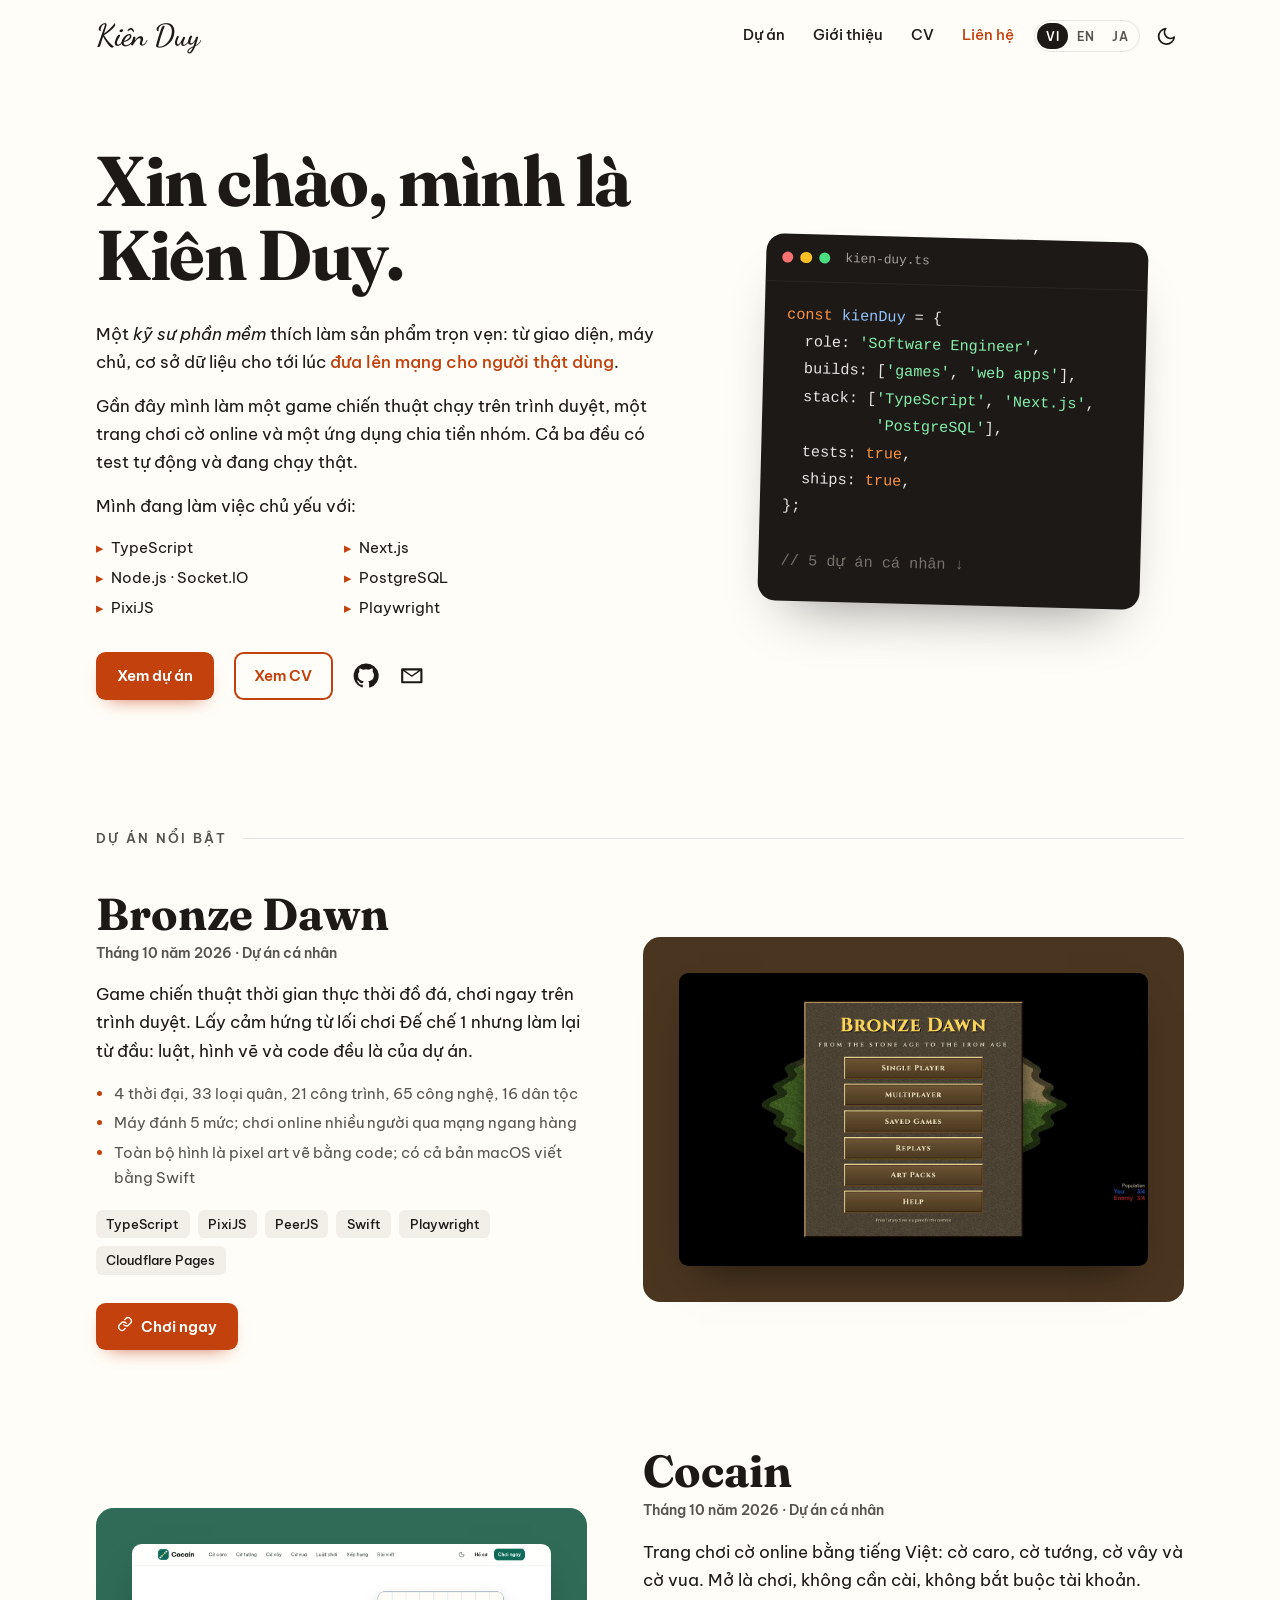
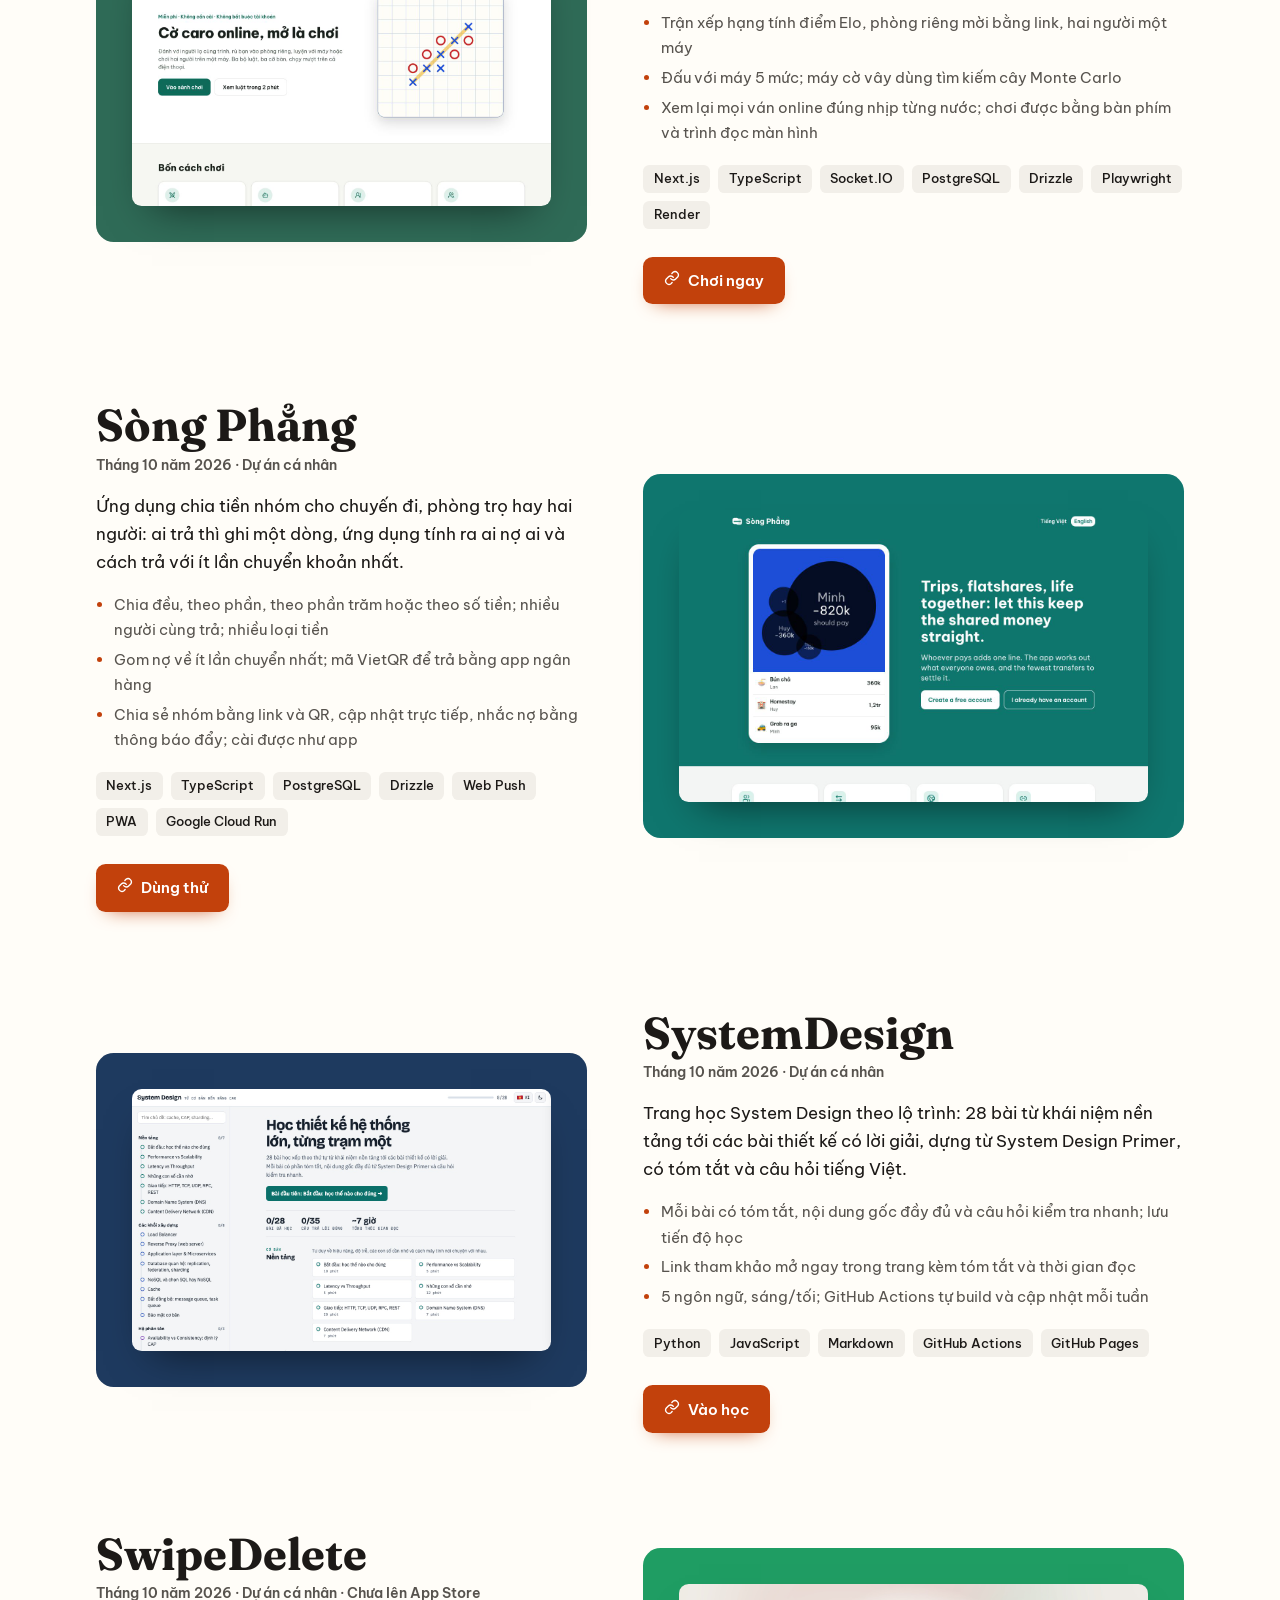
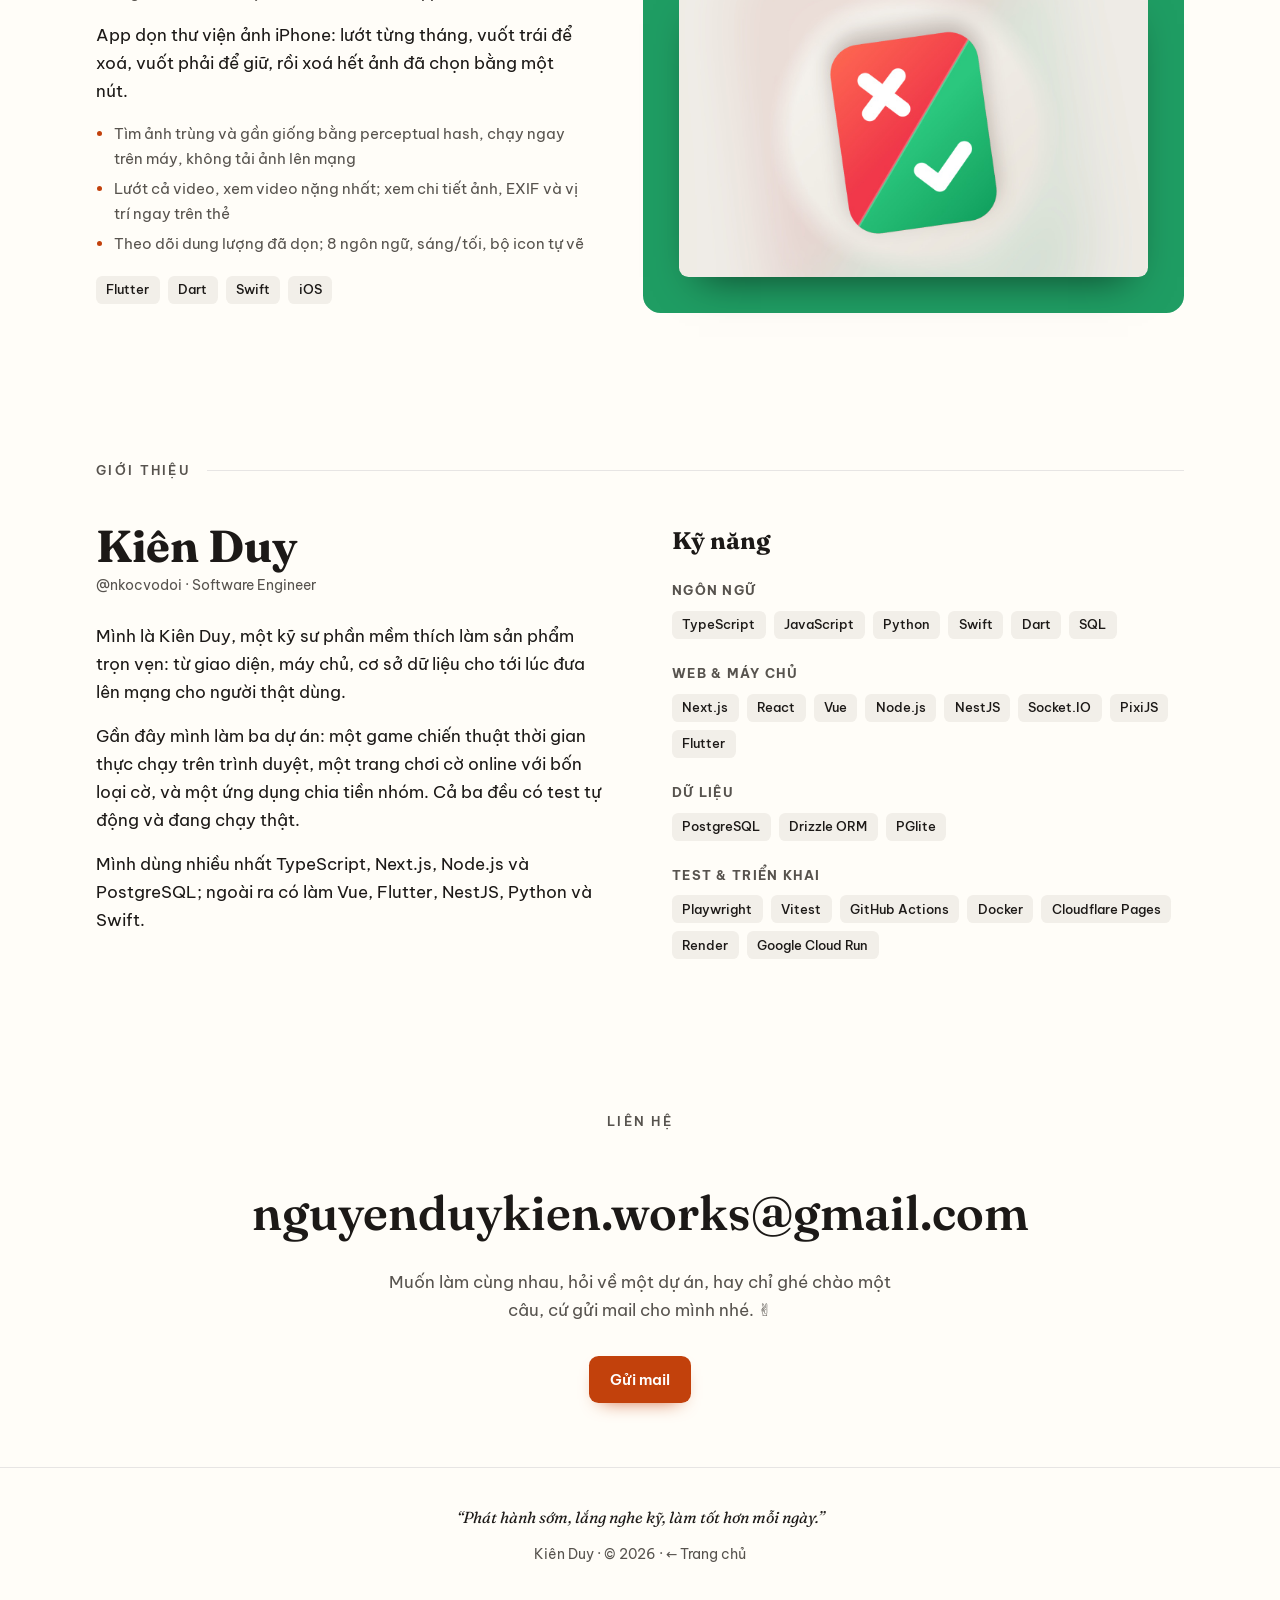
<file: portfolio.html>
<!doctype html>
<html lang="vi">
<head>
  <meta charset="utf-8">
  <meta name="viewport" content="width=device-width, initial-scale=1">
  <title>Kiên Duy • Portfolio</title>
  <meta name="description" content="Portfolio của Kiên Duy, Software Engineer: Bronze Dawn, Cocain, Sòng Phẳng.">
  <meta property="og:title" content="Kiên Duy • Portfolio">
  <meta property="og:description" content="Bronze Dawn, Cocain, Sòng Phẳng: ba sản phẩm đang chạy thật.">
  <meta property="og:image" content="https://nkocvodoi.github.io/portfolio/assets/img/cocain.jpg">
  <meta name="theme-color" content="#c2410c">
  <link rel="icon" href="assets/img/logo.svg" type="image/svg+xml">
  <script>
    (function () {
      var d = document.documentElement;
      try {
        var t = localStorage.getItem('theme'); if (t) d.dataset.theme = t;
        var l = new URLSearchParams(location.search).get('lang') || localStorage.getItem('lang');
        if (l === 'en' || l === 'ja') { d.lang = l; d.classList.add('i18n-pending'); setTimeout(function () { d.classList.remove('i18n-pending'); }, 1500); }
      } catch (e) {}
    })();
  </script>
  <link rel="preconnect" href="https://fonts.googleapis.com">
  <link rel="preconnect" href="https://fonts.gstatic.com" crossorigin>
  <link rel="stylesheet" href="https://fonts.googleapis.com/css2?family=Be+Vietnam+Pro:wght@400;500;600&family=Dancing+Script:wght@600&family=Fraunces:opsz,wght@9..144,600;9..144,700&display=swap">
  <link rel="stylesheet" href="assets/css/portfolio.css">
</head>
<body data-title="title.portfolio">
  <a class="skip" href="#main" data-i18n="skip">Bỏ qua tới nội dung</a>

  <header class="site-header">
    <div class="wrap">
      <a class="sig" href="./" data-profile="name">Kiên Duy</a>
      <div class="tools">
        <nav class="nav" id="nav">
          <a href="#work" data-i18n="pf.nav.work">Dự án</a>
          <a href="#about" data-i18n="pf.nav.about">Giới thiệu</a>
          <a href="cv.html" data-i18n="pf.nav.cv">CV</a>
          <a href="#contact" class="nav-accent" data-i18n="pf.nav.contact">Liên hệ</a>
          <div class="langs" role="group" aria-label="Ngôn ngữ" data-i18n-attr="aria-label:ui.lang">
            <button type="button" data-lang="vi" lang="vi">VI</button><button type="button" data-lang="en" lang="en">EN</button><button type="button" data-lang="ja" lang="ja">JA</button>
          </div>
        </nav>
        <div class="langs" role="group" aria-label="Ngôn ngữ" data-i18n-attr="aria-label:ui.lang">
          <button type="button" data-lang="vi" lang="vi">VI</button><button type="button" data-lang="en" lang="en">EN</button><button type="button" data-lang="ja" lang="ja">JA</button>
        </div>
        <button type="button" class="icon-btn" data-theme-toggle aria-label="Đổi giao diện sáng/tối" data-i18n-attr="aria-label:ui.theme">
          <svg class="theme-moon" viewBox="0 0 24 24" fill="none" stroke="currentColor" stroke-width="2" stroke-linecap="round" stroke-linejoin="round" aria-hidden="true"><path d="M21 12.8A9 9 0 1 1 11.2 3a7 7 0 0 0 9.8 9.8z"/></svg>
          <svg class="theme-sun" viewBox="0 0 24 24" fill="none" stroke="currentColor" stroke-width="2" stroke-linecap="round" aria-hidden="true"><circle cx="12" cy="12" r="4"/><path d="M12 2v2M12 20v2M4.9 4.9l1.4 1.4M17.7 17.7l1.4 1.4M2 12h2M20 12h2M4.9 19.1l1.4-1.4M17.7 6.3l1.4-1.4"/></svg>
        </button>
        <button type="button" class="icon-btn menu-btn" data-menu-toggle aria-controls="nav" aria-expanded="false" aria-label="Mở menu" data-i18n-attr="aria-label:ui.menu">
          <svg viewBox="0 0 24 24" fill="none" stroke="currentColor" stroke-width="2" stroke-linecap="round" aria-hidden="true"><path d="M4 7h16M4 12h16M4 17h16"/></svg>
        </button>
      </div>
    </div>
  </header>

  <main id="main">
    <section class="wrap hero" id="top">
      <div>
        <h1 data-i18n="pf.hello">Xin chào, mình là Kiên Duy.</h1>
        <p data-i18n-html="pf.intro1">Một <em>kỹ sư phần mềm</em> thích làm sản phẩm trọn vẹn: từ giao diện, máy chủ, cơ sở dữ liệu cho tới lúc <a href="#work">đưa lên mạng cho người thật dùng</a>.</p>
        <p data-i18n="pf.intro2">Gần đây mình làm một game chiến thuật chạy trên trình duyệt, một trang chơi cờ online và một ứng dụng chia tiền nhóm. Cả ba đều có test tự động và đang chạy thật.</p>
        <p data-i18n="pf.working">Mình đang làm việc chủ yếu với:</p>
        <ul class="working" data-render="working"></ul>
        <div class="cta">
          <a class="btn" href="#work" data-i18n="pf.seeWork">Xem dự án</a>
          <a class="btn btn-ghost" href="cv.html" data-i18n="pf.seeCv">Xem CV</a>
          <a class="icon-link" data-github href="https://github.com/nkocvodoi" target="_blank" rel="noopener" aria-label="GitHub">
            <svg viewBox="0 0 24 24" fill="currentColor" aria-hidden="true"><path d="M12 .5a11.5 11.5 0 0 0-3.6 22.4c.6.1.8-.3.8-.6v-2c-3.2.7-3.9-1.5-3.9-1.5-.5-1.3-1.3-1.7-1.3-1.7-1-.7.1-.7.1-.7 1.2.1 1.8 1.2 1.8 1.2 1 1.8 2.8 1.3 3.5 1 .1-.8.4-1.3.7-1.6-2.6-.3-5.3-1.3-5.3-5.7 0-1.3.5-2.3 1.2-3.1-.1-.3-.5-1.5.1-3.1 0 0 1-.3 3.2 1.2a11 11 0 0 1 5.8 0c2.2-1.5 3.2-1.2 3.2-1.2.6 1.6.2 2.8.1 3.1.8.8 1.2 1.9 1.2 3.1 0 4.4-2.7 5.4-5.3 5.7.4.4.8 1.1.8 2.2v3.2c0 .3.2.7.8.6A11.5 11.5 0 0 0 12 .5z"/></svg>
          </a>
          <a class="icon-link" data-mail href="mailto:nguyenduykien.works@gmail.com" aria-label="Email">
            <svg viewBox="0 0 24 24" fill="currentColor" aria-hidden="true"><path d="M3 5h18a1 1 0 0 1 1 1v12a1 1 0 0 1-1 1H3a1 1 0 0 1-1-1V6a1 1 0 0 1 1-1zm1 2.4V17h16V7.4l-7.4 5.2a1 1 0 0 1-1.2 0L4 7.4zM5.6 7l6.4 4.5L18.4 7H5.6z"/></svg>
          </a>
        </div>
      </div>
      <figure class="code" aria-hidden="true">
        <div class="code-bar"><i></i><i></i><i></i><span>kien-duy.ts</span></div>
<pre><code><span class="k">const</span> <span class="p">kienDuy</span> = {
  role: <span class="s">'Software Engineer'</span>,
  builds: [<span class="s">'games'</span>, <span class="s">'web apps'</span>],
  stack: [<span class="s">'TypeScript'</span>, <span class="s">'Next.js'</span>,
          <span class="s">'PostgreSQL'</span>],
  tests: <span class="k">true</span>,
  ships: <span class="k">true</span>,
};

<span class="c" data-i18n="pf.codeComment">// 5 dự án cá nhân ↓</span></code></pre>
      </figure>
    </section>

    <section class="wrap" id="work" aria-labelledby="work-h">
      <h2 class="eyebrow" id="work-h" data-i18n="pf.featured">Dự án nổi bật</h2>
      <div class="projects" data-render="featured"></div>
      <noscript>
        <p><a href="https://bronzedawn.pages.dev/">Bronze Dawn</a> · <a href="https://cocain-394370752419.asia-southeast1.run.app/ho-so">Cocain</a> · <a href="https://songphang-637431531944.asia-southeast1.run.app/">Sòng Phẳng</a> · <a href="https://nkocvodoi.github.io/SystemDesign/">SystemDesign</a> · SwipeDelete</p>
      </noscript>
    </section>

    <section class="wrap" id="about" aria-labelledby="about-h">
      <h2 class="eyebrow" id="about-h" data-i18n="pf.about">Giới thiệu</h2>
      <div class="about" data-reveal>
        <div>
          <h3 class="about-name" data-profile="name">Kiên Duy</h3>
          <p class="handle"><a data-github href="https://github.com/nkocvodoi" target="_blank" rel="noopener">@nkocvodoi</a> · <span data-profile="role">Software Engineer</span></p>
          <div class="bio" data-render="bio"></div>
        </div>
        <div class="skills">
          <h3 data-i18n="pf.skills">Kỹ năng</h3>
          <div data-render="skills"></div>
        </div>
      </div>
    </section>

    <section class="wrap contact" id="contact" aria-labelledby="contact-h">
      <h2 class="eyebrow" id="contact-h" data-i18n="pf.contact">Liên hệ</h2>
      <a class="mail" data-mail href="mailto:nguyenduykien.works@gmail.com" data-profile="email">nguyenduykien.works@gmail.com</a>
      <p data-i18n="pf.contactText">Muốn làm cùng nhau, hỏi về một dự án, hay chỉ ghé chào một câu, cứ gửi mail cho mình nhé. ✌️</p>
      <a class="btn" data-mail href="mailto:nguyenduykien.works@gmail.com" data-i18n="pf.sendMail">Gửi mail</a>
    </section>
  </main>

  <footer class="site-footer">
    <div class="wrap">
      <p class="quote">“<span data-profile="quote">Phát hành sớm, lắng nghe kỹ, làm tốt hơn mỗi ngày.</span>”</p>
      <p><span data-profile="name">Kiên Duy</span> · © <span data-year>2026</span> · <a href="./" data-i18n="pf.home">← Trang chủ</a></p>
    </div>
  </footer>

  <script src="assets/js/data.js"></script>
  <script src="assets/js/site.js"></script>
</body>
</html>
</file>
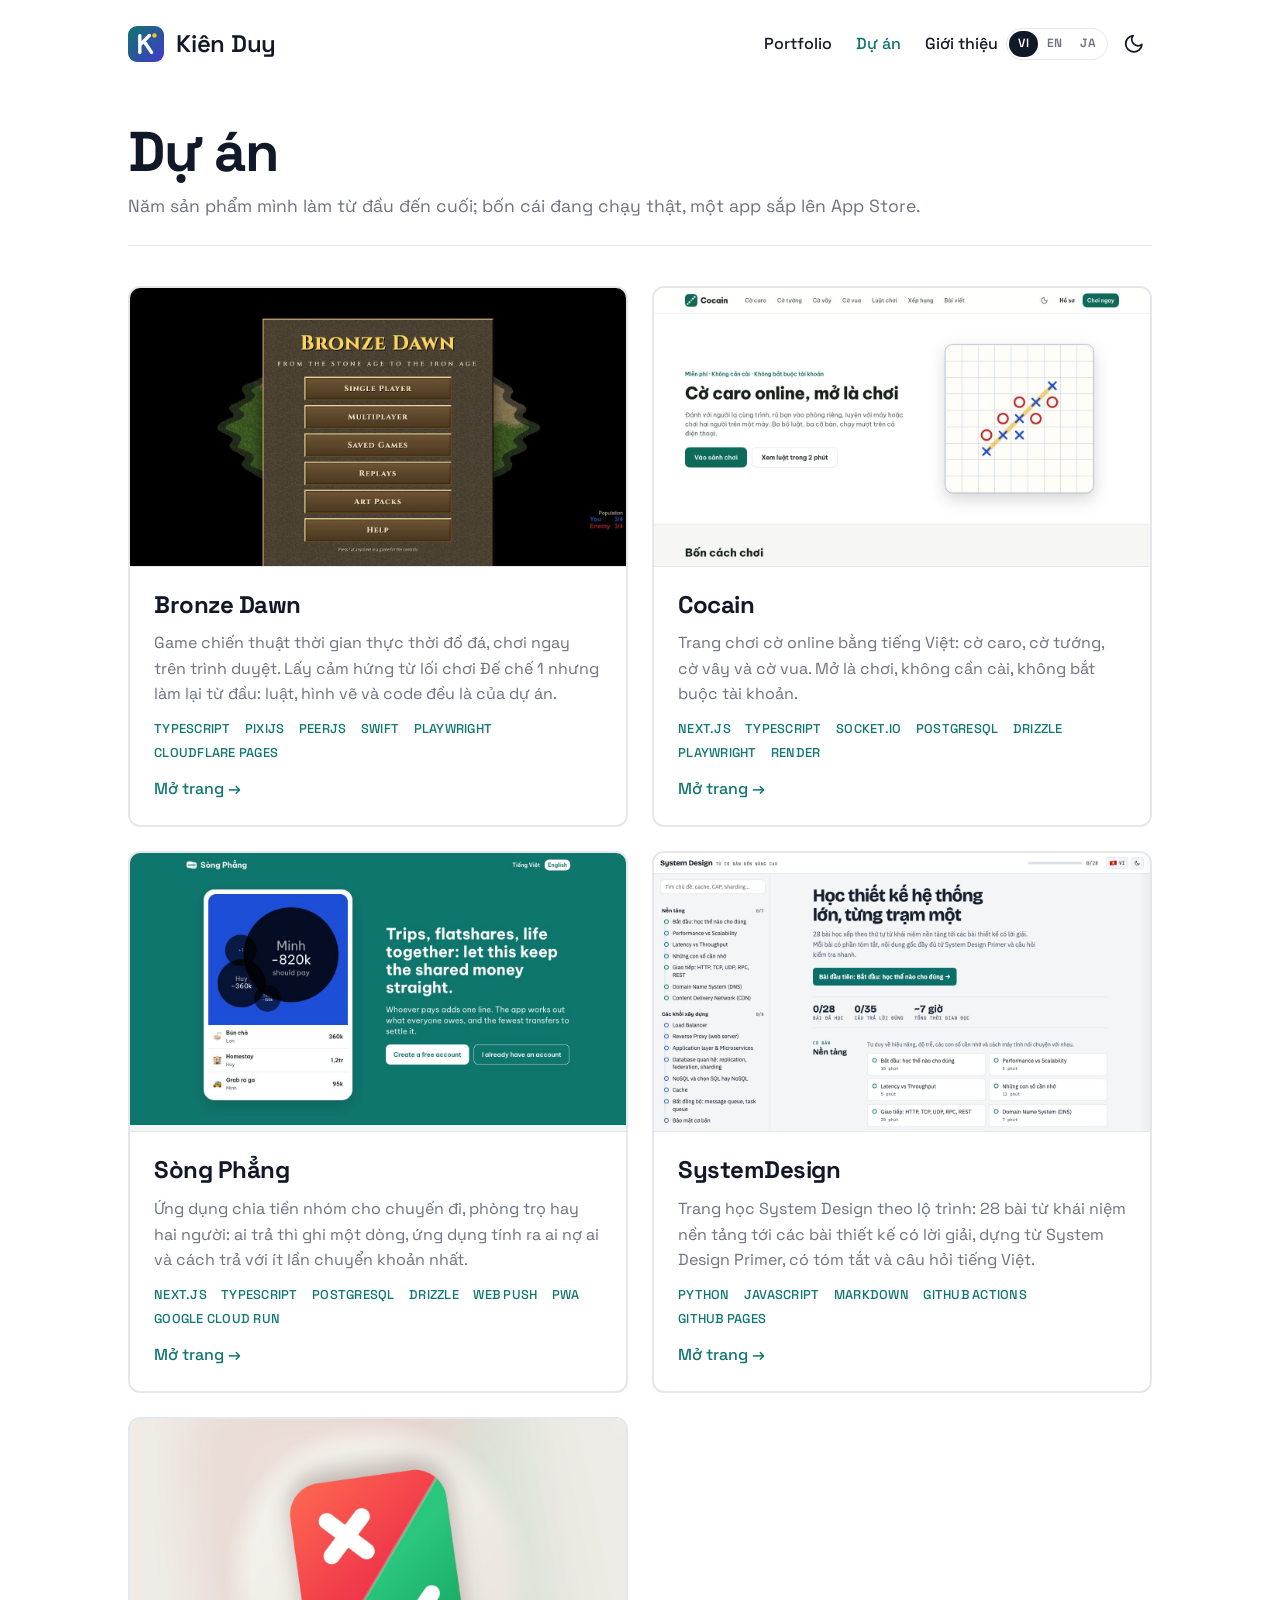
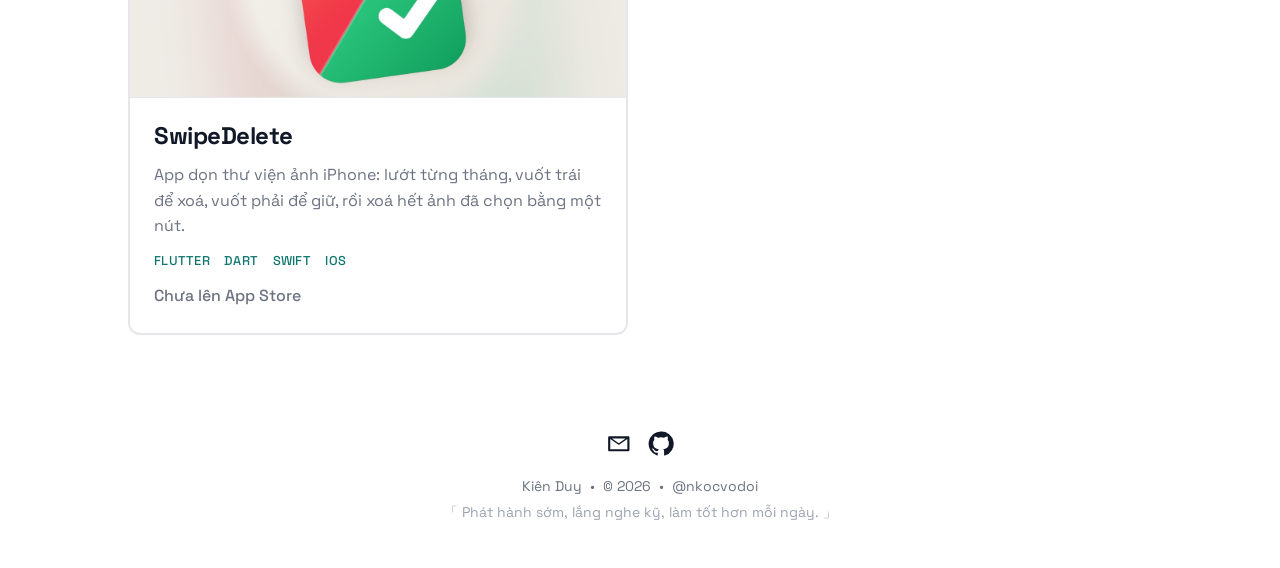
<file: projects.html>
<!doctype html>
<html lang="vi">
<head>
  <meta charset="utf-8">
  <meta name="viewport" content="width=device-width, initial-scale=1">
  <title>Dự án | Kiên Duy</title>
  <meta name="description" content="Kiên Duy, Software Engineer. Bronze Dawn, Cocain, Sòng Phẳng: ba sản phẩm đang chạy thật.">
  <meta property="og:title" content="Kiên Duy">
  <meta property="og:description" content="Bronze Dawn, Cocain, Sòng Phẳng: ba sản phẩm đang chạy thật.">
  <meta property="og:image" content="https://nkocvodoi.github.io/portfolio/assets/img/bronzedawn.jpg">
  <meta name="theme-color" content="#0f766e">
  <link rel="icon" href="assets/img/logo.svg" type="image/svg+xml">
  <script>
    (function () {
      var d = document.documentElement;
      try {
        var t = localStorage.getItem('theme'); if (t) d.dataset.theme = t;
        var l = new URLSearchParams(location.search).get('lang') || localStorage.getItem('lang');
        if (l === 'en' || l === 'ja') { d.lang = l; d.classList.add('i18n-pending'); setTimeout(function () { d.classList.remove('i18n-pending'); }, 1500); }
      } catch (e) {}
    })();
  </script>
  <link rel="preconnect" href="https://fonts.googleapis.com">
  <link rel="preconnect" href="https://fonts.gstatic.com" crossorigin>
  <link rel="stylesheet" href="https://fonts.googleapis.com/css2?family=Space+Grotesk:wght@400;500;600;700&display=swap">
  <link rel="stylesheet" href="assets/css/site.css">
</head>
<body data-title="title.projects">
  <a class="skip" href="#main" data-i18n="skip">Bỏ qua tới nội dung</a>

  <header class="site-header">
    <div class="wrap">
      <a class="brand" href="./">
        <img src="assets/img/logo.svg" alt="" width="36" height="36">
        <span class="brand-name" data-profile="name">Kiên Duy</span>
      </a>
      <div class="tools">
        <nav class="nav" id="nav">
          <a href="portfolio.html" data-i18n="nav.portfolio">Portfolio</a>
          <a href="projects.html" aria-current="page" data-i18n="nav.projects">Dự án</a>
          <a href="about.html" data-i18n="nav.about">Giới thiệu</a>
          <div class="langs" role="group" aria-label="Ngôn ngữ" data-i18n-attr="aria-label:ui.lang">
            <button type="button" data-lang="vi" lang="vi">VI</button><button type="button" data-lang="en" lang="en">EN</button><button type="button" data-lang="ja" lang="ja">JA</button>
          </div>
        </nav>
        <div class="langs" role="group" aria-label="Ngôn ngữ" data-i18n-attr="aria-label:ui.lang">
          <button type="button" data-lang="vi" lang="vi">VI</button><button type="button" data-lang="en" lang="en">EN</button><button type="button" data-lang="ja" lang="ja">JA</button>
        </div>
        <button type="button" class="icon-btn" data-theme-toggle aria-label="Đổi giao diện sáng/tối" data-i18n-attr="aria-label:ui.theme">
          <svg class="theme-moon" viewBox="0 0 24 24" fill="none" stroke="currentColor" stroke-width="2" stroke-linecap="round" stroke-linejoin="round" aria-hidden="true"><path d="M21 12.8A9 9 0 1 1 11.2 3a7 7 0 0 0 9.8 9.8z"/></svg>
          <svg class="theme-sun" viewBox="0 0 24 24" fill="none" stroke="currentColor" stroke-width="2" stroke-linecap="round" aria-hidden="true"><circle cx="12" cy="12" r="4"/><path d="M12 2v2M12 20v2M4.9 4.9l1.4 1.4M17.7 17.7l1.4 1.4M2 12h2M20 12h2M4.9 19.1l1.4-1.4M17.7 6.3l1.4-1.4"/></svg>
        </button>
        <button type="button" class="icon-btn menu-btn" data-menu-toggle aria-controls="nav" aria-expanded="false" aria-label="Mở menu" data-i18n-attr="aria-label:ui.menu">
          <svg viewBox="0 0 24 24" fill="none" stroke="currentColor" stroke-width="2" stroke-linecap="round" aria-hidden="true"><path d="M4 7h16M4 12h16M4 17h16"/></svg>
        </button>
      </div>
    </div>
  </header>

  <main id="main" class="wrap">
    <div class="page-head">
      <h1 data-i18n="projects.title">Dự án</h1>
      <p data-i18n="projects.sub">Năm sản phẩm mình làm từ đầu đến cuối; bốn cái đang chạy thật, một app sắp lên App Store.</p>
    </div>
    <ul class="cards" data-render="project-cards"></ul>
  </main>

  <footer class="site-footer">
    <div class="socials">
      <a data-mail href="mailto:nguyenduykien.works@gmail.com" aria-label="Email">
        <svg viewBox="0 0 24 24" fill="currentColor" aria-hidden="true"><path d="M3 5h18a1 1 0 0 1 1 1v12a1 1 0 0 1-1 1H3a1 1 0 0 1-1-1V6a1 1 0 0 1 1-1zm1 2.4V17h16V7.4l-7.4 5.2a1 1 0 0 1-1.2 0L4 7.4zM5.6 7l6.4 4.5L18.4 7H5.6z"/></svg>
      </a>
      <a data-github href="https://github.com/nkocvodoi" target="_blank" rel="noopener" aria-label="GitHub">
        <svg viewBox="0 0 24 24" fill="currentColor" aria-hidden="true"><path d="M12 .5a11.5 11.5 0 0 0-3.6 22.4c.6.1.8-.3.8-.6v-2c-3.2.7-3.9-1.5-3.9-1.5-.5-1.3-1.3-1.7-1.3-1.7-1-.7.1-.7.1-.7 1.2.1 1.8 1.2 1.8 1.2 1 1.8 2.8 1.3 3.5 1 .1-.8.4-1.3.7-1.6-2.6-.3-5.3-1.3-5.3-5.7 0-1.3.5-2.3 1.2-3.1-.1-.3-.5-1.5.1-3.1 0 0 1-.3 3.2 1.2a11 11 0 0 1 5.8 0c2.2-1.5 3.2-1.2 3.2-1.2.6 1.6.2 2.8.1 3.1.8.8 1.2 1.9 1.2 3.1 0 4.4-2.7 5.4-5.3 5.7.4.4.8 1.1.8 2.2v3.2c0 .3.2.7.8.6A11.5 11.5 0 0 0 12 .5z"/></svg>
      </a>
    </div>
    <p><span data-profile="name">Kiên Duy</span><span class="dot">•</span>© <span data-year>2026</span><span class="dot">•</span><a data-github href="https://github.com/nkocvodoi" target="_blank" rel="noopener">@nkocvodoi</a></p>
    <p class="quote">「 <span data-profile="quote">Phát hành sớm, lắng nghe kỹ, làm tốt hơn mỗi ngày.</span> 」</p>
  </footer>

  <script src="assets/js/data.js"></script>
  <script src="assets/js/site.js"></script>
</body>
</html>
</file>
<file: assets/css/site.css>
/* Home, projects, about and 404. The portfolio has its own sheet. */

:root {
  --bg: #ffffff;
  --fg: #111827;
  --muted: #6b7280;
  --faint: #9ca3af;
  --line: #e5e7eb;
  --card: #ffffff;
  --accent: #0f766e;
  --accent-hover: #115e59;
  --warm: #b45309;
  --warm-line: #f59e0b;
  --warm-soft: #fffbeb;
  --grad: linear-gradient(90deg, #0f766e, #4338ca);
  --font: 'Space Grotesk', 'Hiragino Sans', 'Yu Gothic', 'Noto Sans JP', system-ui, sans-serif;
  color-scheme: light;
}

@media (prefers-color-scheme: dark) {
  :root:not([data-theme="light"]) {
    --bg: #0b0f17;
    --fg: #f3f4f6;
    --muted: #9ca3af;
    --faint: #6b7280;
    --line: #1f2937;
    --card: #111827;
    --accent: #2dd4bf;
    --accent-hover: #5eead4;
    --warm: #fbbf24;
    --warm-soft: #1c1408;
    color-scheme: dark;
  }
}

:root[data-theme="dark"] {
  --bg: #0b0f17;
  --fg: #f3f4f6;
  --muted: #9ca3af;
  --faint: #6b7280;
  --line: #1f2937;
  --card: #111827;
  --accent: #2dd4bf;
  --accent-hover: #5eead4;
  --warm: #fbbf24;
  --warm-soft: #1c1408;
  color-scheme: dark;
}

*, *::before, *::after { box-sizing: border-box; }
html.i18n-pending body { visibility: hidden; }

body {
  margin: 0;
  background: var(--bg);
  color: var(--fg);
  font-family: var(--font);
  line-height: 1.6;
  -webkit-font-smoothing: antialiased;
}

a { color: inherit; text-decoration: none; }
img { max-width: 100%; display: block; }
h1, h2, h3 { line-height: 1.15; letter-spacing: -0.02em; }
:focus-visible { outline: 2px solid var(--accent); outline-offset: 3px; border-radius: 4px; }

.sr-only {
  position: absolute; width: 1px; height: 1px; padding: 0; margin: -1px;
  overflow: hidden; clip: rect(0 0 0 0); white-space: nowrap; border: 0;
}
.skip { position: absolute; left: 1rem; top: -3rem; background: var(--fg); color: var(--bg); padding: .5rem 1rem; border-radius: .375rem; z-index: 50; }
.skip:focus { top: 1rem; }

.wrap { max-width: 48rem; margin: 0 auto; padding: 0 1rem; }
@media (min-width: 640px) { .wrap { padding: 0 1.5rem; } }
@media (min-width: 1280px) { .wrap { max-width: 64rem; padding: 0; } }

/* ---- header ---- */

.site-header {
  position: sticky; top: 0; z-index: 20;
  background: color-mix(in srgb, var(--bg) 88%, transparent);
  backdrop-filter: saturate(1.4) blur(8px);
}
.site-header .wrap { display: flex; align-items: center; justify-content: space-between; height: 5.5rem; gap: 1rem; }
.brand { display: flex; align-items: center; gap: .75rem; font-weight: 600; font-size: 1.5rem; letter-spacing: -0.01em; }
.brand img { width: 2.25rem; height: 2.25rem; }

.nav { display: flex; align-items: center; gap: 1.5rem; font-weight: 500; }
.nav a:hover, .nav a[aria-current="page"] { color: var(--accent); }
.tools { display: flex; align-items: center; gap: .5rem; }

.langs { display: inline-flex; border: 1px solid var(--line); border-radius: 999px; padding: 2px; }
.langs button {
  font: inherit; font-size: .75rem; font-weight: 600; letter-spacing: .04em;
  border: 0; background: none; color: var(--muted); padding: .2rem .55rem; border-radius: 999px; cursor: pointer;
}
.langs button[aria-pressed="true"] { background: var(--fg); color: var(--bg); }

.icon-btn {
  display: inline-grid; place-items: center; width: 2.25rem; height: 2.25rem;
  border: 0; background: none; color: var(--fg); border-radius: .5rem; cursor: pointer;
}
.icon-btn:hover { color: var(--accent); }
.icon-btn svg { width: 1.35rem; height: 1.35rem; }
.theme-sun { display: none; }
:root[data-theme="dark"] .theme-sun { display: block; }
:root[data-theme="dark"] .theme-moon { display: none; }
@media (prefers-color-scheme: dark) {
  :root:not([data-theme="light"]) .theme-sun { display: block; }
  :root:not([data-theme="light"]) .theme-moon { display: none; }
}

.menu-btn { display: none; }

@media (max-width: 767px) {
  .menu-btn { display: inline-grid; }
  .brand-name { font-size: 1.25rem; }
  .nav {
    display: none; position: absolute; left: 0; right: 0; top: 100%;
    flex-direction: column; align-items: stretch; gap: 0;
    background: var(--bg); border-bottom: 1px solid var(--line); padding: .5rem 1rem 1.25rem;
    font-size: 1.25rem;
  }
  .nav a { padding: .75rem 0; border-bottom: 1px solid var(--line); }
  .menu-open .nav { display: flex; }
  .tools .langs { display: none; }
  .nav .langs { display: inline-flex; align-self: flex-start; margin-top: 1rem; }
}
@media (min-width: 768px) { .nav .langs { display: none; } }

/* ---- hero ---- */

.hero { display: grid; gap: 2rem; padding: 3.5rem 0 3rem; }
@media (min-width: 768px) { .hero { grid-template-columns: 1fr auto; align-items: center; } }
.hero-role { margin: 0 0 .75rem; font-size: .9rem; }
.hero h1 { margin: 0 0 .9rem; font-size: clamp(2.25rem, 7vw, 3.5rem); font-weight: 700; }
.hero-tag { margin: 0 0 1.5rem; font-size: .9rem; }
.hero-tag .note { color: var(--faint); margin-left: .5rem; }
.hero-cta { display: flex; flex-wrap: wrap; gap: .75rem; }

.code-btn {
  font-family: ui-monospace, 'SF Mono', Menlo, monospace; font-size: .9rem;
  padding: .55rem .9rem; border-radius: .5rem; border: 2px solid transparent;
  transition: transform .15s ease, box-shadow .15s ease;
}
.code-btn:hover { transform: translateY(-1px); }
.code-btn.solid { background: var(--grad); color: #fff; box-shadow: 0 6px 18px -8px #4338ca; }
.code-btn.outline { border-color: var(--warm-line); color: var(--warm); background: var(--warm-soft); }

.avatar { width: 10rem; height: 10rem; border-radius: 50%; }
@media (min-width: 768px) { .avatar { width: 12rem; height: 12rem; } }

/* ---- sections ---- */

.section-head { padding: 1.5rem 0 1.25rem; border-bottom: 1px solid var(--line); }
.section-head h2, .page-head h1 { margin: 0 0 .5rem; font-size: clamp(2.25rem, 6vw, 3.5rem); font-weight: 700; }
.section-head p, .page-head p { margin: 0; color: var(--muted); font-size: 1.1rem; }
.page-head { padding: 2rem 0 1.5rem; border-bottom: 1px solid var(--line); }

.rows { list-style: none; margin: 0; padding: 0; }
.row { padding: 2.5rem 0; border-bottom: 1px solid var(--line); }
.row article { display: grid; gap: .5rem; }
@media (min-width: 1024px) { .row article { grid-template-columns: 11rem 1fr; gap: 1.5rem; } }
.row dl, .row dd { margin: 0; }
.row-date { color: var(--muted); font-weight: 500; }
.row-title { margin: 0 0 .35rem; font-size: 1.6rem; font-weight: 700; }
.row-title a:hover { color: var(--accent); }
.row-text { color: var(--muted); margin: .75rem 0 1rem; max-width: 42rem; }

.tags { list-style: none; display: flex; flex-wrap: wrap; gap: .25rem .9rem; margin: 0; padding: 0; }
.tags li { color: var(--accent); font-size: .8rem; font-weight: 500; text-transform: uppercase; letter-spacing: .02em; }
.more { color: var(--accent); font-weight: 500; }
.more:hover { color: var(--accent-hover); }
.status-note { color: var(--muted); font-weight: 500; }
.all { display: flex; justify-content: flex-end; padding: 1.5rem 0 0; }

/* ---- project cards ---- */

.cards { list-style: none; margin: 0; padding: 2.5rem 0 0; display: grid; gap: 1.5rem; }
@media (min-width: 768px) { .cards { grid-template-columns: 1fr 1fr; } }
.card { border: 2px solid var(--line); border-radius: .75rem; overflow: hidden; background: var(--card); display: flex; flex-direction: column; }
.card-img { aspect-ratio: 16 / 9; overflow: hidden; border-bottom: 1px solid var(--line); }
.card-img img { width: 100%; height: 100%; object-fit: cover; object-position: top; transition: transform .4s ease; }
.card:hover .card-img img { transform: scale(1.03); }
.card-body { padding: 1.5rem; display: flex; flex-direction: column; gap: .75rem; flex: 1; }
.card-title { margin: 0; font-size: 1.5rem; }
.card-title a:hover { color: var(--accent); }
.card-text { margin: 0; color: var(--muted); }
.card-body .more { margin-top: auto; }

/* ---- about ---- */

.about { display: grid; gap: 2rem; padding: 2.5rem 0; }
@media (min-width: 1024px) { .about { grid-template-columns: 16rem 1fr; align-items: start; } }
.profile { text-align: center; display: flex; flex-direction: column; align-items: center; gap: .25rem; }
.profile .avatar { width: 12rem; height: 12rem; margin-bottom: 1rem; }
.profile h2 { margin: 0; font-size: 1.5rem; }
.profile p { margin: 0; color: var(--muted); }
.prose p { margin: 0 0 1.1rem; color: var(--muted); font-size: 1.05rem; }
.prose p:first-child { color: var(--fg); }

/* ---- 404 ---- */

.notfound { display: flex; flex-wrap: wrap; align-items: center; justify-content: center; gap: 2rem; min-height: 55vh; text-align: left; }
.notfound .big { font-size: clamp(5rem, 18vw, 6.5rem); font-weight: 800; letter-spacing: -0.04em; margin: 0; padding-right: 2rem; border-right: 1px solid var(--line); line-height: 1; }
.notfound h1 { margin: 0 0 .75rem; font-size: 1.5rem; }
.notfound p { margin: 0 0 1.25rem; color: var(--muted); max-width: 22rem; }
@media (max-width: 520px) { .notfound .big { border: 0; padding: 0; } }

/* ---- footer ---- */

.site-footer { margin-top: 4rem; padding: 2rem 0 2.5rem; text-align: center; font-size: .875rem; color: var(--muted); }
.socials { display: flex; justify-content: center; gap: 1rem; margin-bottom: .75rem; }
.socials a { color: var(--fg); }
.socials a:hover { color: var(--accent); }
.socials svg { width: 1.6rem; height: 1.6rem; }
.site-footer p { margin: .25rem 0; }
.site-footer .dot { margin: 0 .5rem; }
.site-footer .quote { color: var(--faint); }
</file>
<file: assets/css/portfolio.css>
/* The one-page portfolio. Shares nothing with site.css on purpose: it is
   meant to read like a separate, more editorial page. */

:root {
  --bg: #fffdf8;
  --fg: #1c1917;
  --muted: #57534e;
  --line: #e7e5e4;
  --chip: #f2efe9;
  --accent: #c2410c;
  --accent-hover: #9a3412;
  --on-accent: #ffffff;
  --code-bg: #1c1917;
  --serif: 'Fraunces', 'Hiragino Mincho ProN', 'Yu Mincho', Georgia, serif;
  --sans: 'Be Vietnam Pro', 'Hiragino Sans', 'Yu Gothic', 'Noto Sans JP', system-ui, sans-serif;
  color-scheme: light;
}

@media (prefers-color-scheme: dark) {
  :root:not([data-theme="light"]) {
    --bg: #141210;
    --fg: #f5f5f4;
    --muted: #a8a29e;
    --line: #292524;
    --chip: #24201c;
    --accent: #fb923c;
    --accent-hover: #fdba74;
    --on-accent: #1c1917;
    --code-bg: #0c0a09;
    color-scheme: dark;
  }
}

:root[data-theme="dark"] {
  --bg: #141210;
  --fg: #f5f5f4;
  --muted: #a8a29e;
  --line: #292524;
  --chip: #24201c;
  --accent: #fb923c;
  --accent-hover: #fdba74;
  --on-accent: #1c1917;
  --code-bg: #0c0a09;
  color-scheme: dark;
}

*, *::before, *::after { box-sizing: border-box; }
html { scroll-behavior: smooth; scroll-padding-top: 5rem; }
@media (prefers-reduced-motion: reduce) { html { scroll-behavior: auto; } }
html.i18n-pending body { visibility: hidden; }

body {
  margin: 0;
  background: var(--bg);
  color: var(--fg);
  font-family: var(--sans);
  font-size: 1.0625rem;
  line-height: 1.65;
  -webkit-font-smoothing: antialiased;
}

a { color: inherit; }
img { max-width: 100%; display: block; }
:focus-visible { outline: 2px solid var(--accent); outline-offset: 3px; border-radius: 4px; }
.sr-only {
  position: absolute; width: 1px; height: 1px; padding: 0; margin: -1px;
  overflow: hidden; clip: rect(0 0 0 0); white-space: nowrap; border: 0;
}
.skip { position: absolute; left: 1rem; top: -3rem; background: var(--fg); color: var(--bg); padding: .5rem 1rem; border-radius: .375rem; z-index: 50; }
.skip:focus { top: 1rem; }

/* Inline padding only, so sections keep their own top and bottom space. */
.wrap { max-width: 72rem; margin: 0 auto; padding-inline: 1rem; }
@media (min-width: 640px) { .wrap { padding-inline: 2rem; } }

/* ---- header ---- */

.site-header {
  position: sticky; top: 0; z-index: 20;
  background: color-mix(in srgb, var(--bg) 90%, transparent);
  backdrop-filter: blur(8px);
}
.site-header .wrap { display: flex; align-items: center; justify-content: space-between; height: 4.5rem; gap: 1rem; }
.sig { font-family: 'Dancing Script', cursive; font-size: 1.9rem; font-weight: 600; text-decoration: none; line-height: 1; }
.tools { display: flex; align-items: center; gap: .5rem; }
.nav { display: flex; align-items: center; gap: 1.75rem; font-weight: 500; font-size: .95rem; }
.nav a { text-decoration: none; padding: .25rem 0; border-bottom: 2px solid transparent; }
.nav a:hover { border-bottom-color: currentColor; }
.nav .nav-accent { color: var(--accent); }

.langs { display: inline-flex; border: 1px solid var(--line); border-radius: 999px; padding: 2px; margin-left: .75rem; }
.langs button {
  font: inherit; font-size: .72rem; font-weight: 600; letter-spacing: .04em;
  border: 0; background: none; color: var(--muted); padding: .2rem .55rem; border-radius: 999px; cursor: pointer;
}
.langs button[aria-pressed="true"] { background: var(--fg); color: var(--bg); }

.icon-btn {
  display: inline-grid; place-items: center; width: 2.25rem; height: 2.25rem;
  border: 0; background: none; color: var(--fg); border-radius: .5rem; cursor: pointer;
}
.icon-btn:hover { color: var(--accent); }
.icon-btn svg { width: 1.3rem; height: 1.3rem; }
.theme-sun { display: none; }
:root[data-theme="dark"] .theme-sun { display: block; }
:root[data-theme="dark"] .theme-moon { display: none; }
@media (prefers-color-scheme: dark) {
  :root:not([data-theme="light"]) .theme-sun { display: block; }
  :root:not([data-theme="light"]) .theme-moon { display: none; }
}
.menu-btn { display: none; }

@media (max-width: 767px) {
  .menu-btn { display: inline-grid; }
  .tools > .langs { display: none; }
  .nav {
    display: none; position: absolute; left: 0; right: 0; top: 100%;
    flex-direction: column; align-items: stretch; gap: 0;
    background: var(--bg); border-bottom: 1px solid var(--line); padding: .5rem 1rem 1.25rem; font-size: 1.2rem;
  }
  .nav a { padding: .75rem 0; border-bottom: 1px solid var(--line); }
  .menu-open .nav { display: flex; }
  .nav .langs { align-self: flex-start; margin: 1rem 0 0; }
}
@media (min-width: 768px) { .nav .langs { display: none; } }

/* ---- shared bits ---- */

.eyebrow {
  margin: 0 0 2.5rem; font-size: .8rem; font-weight: 600; letter-spacing: .18em; text-transform: uppercase; color: var(--muted);
  display: flex; align-items: center; gap: 1rem;
}
.eyebrow::after { content: ''; flex: 1; height: 1px; background: var(--line); }

.btn {
  display: inline-flex; align-items: center; gap: .5rem;
  background: var(--accent); color: var(--on-accent); text-decoration: none; font-weight: 600; font-size: .95rem;
  padding: .7rem 1.3rem; border-radius: .6rem; box-shadow: 0 8px 20px -12px var(--accent);
  transition: background .15s ease, transform .15s ease;
}
.btn:hover { background: var(--accent-hover); transform: translateY(-1px); }
.btn-ghost { background: transparent; color: var(--accent); box-shadow: inset 0 0 0 2px var(--accent); }
.btn-ghost:hover { background: var(--chip); }

.chips { list-style: none; margin: 0; padding: 0; display: flex; flex-wrap: wrap; gap: .5rem; }
.chips li { background: var(--chip); border-radius: .4rem; padding: .2rem .65rem; font-size: .82rem; font-weight: 500; }

section { padding: 4rem 0; }

/* ---- hero ---- */

.hero { display: grid; gap: 3rem; padding-top: 3rem; align-items: center; }
@media (min-width: 900px) { .hero { grid-template-columns: 1.25fr 1fr; padding-top: 4.5rem; } }
.hero h1 { font-family: var(--serif); font-weight: 700; font-size: clamp(2.6rem, 7vw, 4.4rem); line-height: 1.05; letter-spacing: -0.02em; margin: 0 0 1.75rem; }
.hero p { margin: 0 0 1rem; max-width: 36rem; }
.hero p a { color: var(--accent); text-decoration: none; font-weight: 500; }
.hero p a:hover { text-decoration: underline; }
.working { list-style: none; padding: 0; margin: .25rem 0 2rem; display: grid; grid-template-columns: repeat(2, minmax(0, 14rem)); gap: .35rem 1.5rem; font-size: .92rem; }
.working li::before { content: '▸'; color: var(--accent); margin-right: .5rem; }
.cta { display: flex; align-items: center; gap: 1.25rem; flex-wrap: wrap; }
.cta .icon-link { color: var(--fg); display: inline-grid; }
.cta .icon-link:hover { color: var(--accent); }
.cta .icon-link svg { width: 1.6rem; height: 1.6rem; }

.code {
  background: var(--code-bg); color: #e7e5e4; border-radius: 1.1rem; overflow: hidden;
  box-shadow: 0 30px 60px -30px rgb(0 0 0 / .45); transform: rotate(1.5deg);
  font-family: ui-monospace, 'SF Mono', Menlo, monospace; font-size: clamp(.78rem, 1.6vw, .95rem);
}
.code-bar { display: flex; align-items: center; gap: .45rem; padding: .8rem 1rem; border-bottom: 1px solid #292524; }
.code-bar i { width: .7rem; height: .7rem; border-radius: 50%; background: #57534e; }
.code-bar i:nth-child(1) { background: #f87171; }
.code-bar i:nth-child(2) { background: #fbbf24; }
.code-bar i:nth-child(3) { background: #4ade80; }
.code-bar span { margin-left: .5rem; color: #a8a29e; font-size: .8rem; }
.code pre { margin: 0; padding: 1.25rem 1.4rem 1.6rem; line-height: 1.8; overflow-x: auto; }
.code .k { color: #fb923c; }
.code .s { color: #86efac; }
.code .p { color: #93c5fd; }
.code .c { color: #78716c; }

/* ---- featured projects ---- */

.projects { display: grid; gap: 6rem; }
.proj { display: grid; gap: 2rem; align-items: center; }
@media (min-width: 900px) {
  .proj { grid-template-columns: 1fr 1.1fr; gap: 3.5rem; }
  .proj:nth-child(even) .proj-text { order: 2; }
}
.proj-title { font-family: var(--serif); font-size: clamp(2rem, 4.5vw, 2.8rem); margin: 0 0 .25rem; line-height: 1.1; }
.proj-title a { text-decoration: none; }
.proj-title a:hover { color: var(--accent); }
.proj-meta { margin: 0 0 1rem; font-size: .85rem; font-weight: 600; color: var(--muted); }
.proj-text > p { margin: 0 0 1rem; }
.proj-points { margin: 0 0 1.25rem; padding-left: 1.1rem; color: var(--muted); font-size: .95rem; }
.proj-points li { margin-bottom: .3rem; }
.proj-points li::marker { color: var(--accent); }
.proj .chips { margin-bottom: 1.75rem; }
.proj-shot {
  display: block; background: var(--shot); border-radius: 1.1rem; padding: clamp(1rem, 4vw, 2.25rem);
  transition: transform .3s ease;
}
.proj-shot img { border-radius: .6rem; box-shadow: 0 20px 40px -20px rgb(0 0 0 / .6); aspect-ratio: 16 / 10; object-fit: cover; object-position: top; width: 100%; height: auto; }
.proj-shot:hover { transform: translateY(-4px); }

/* Content stays visible without JS; the hidden start state only applies
   once site.js has run. */
.js [data-reveal] { opacity: 0; transform: translateY(24px); transition: opacity .7s ease, transform .7s ease; }
.js [data-reveal].in { opacity: 1; transform: none; }
@media (prefers-reduced-motion: reduce) { .js [data-reveal] { opacity: 1; transform: none; transition: none; } }
@media print { .js [data-reveal] { opacity: 1; transform: none; } }

/* ---- about ---- */

.about { display: grid; gap: 3rem; }
@media (min-width: 900px) { .about { grid-template-columns: 1fr 1fr; gap: 4rem; } }
.about-name { font-family: var(--serif); font-size: clamp(2rem, 4.5vw, 2.8rem); margin: 0; line-height: 1.1; }
.handle { margin: .25rem 0 1.5rem; color: var(--muted); font-size: .9rem; }
.handle a { text-decoration: none; }
.handle a:hover { color: var(--accent); }
.bio p { margin: 0 0 1rem; }
.skills h3 { font-family: var(--serif); font-size: 1.5rem; margin: 0 0 1.25rem; }
.skill-group { margin-bottom: 1.5rem; }
.skill-group h4 { margin: 0 0 .6rem; font-size: .8rem; letter-spacing: .1em; text-transform: uppercase; color: var(--muted); }

/* ---- contact ---- */

.contact { text-align: center; }
.contact .eyebrow { justify-content: center; }
.contact .eyebrow::after { display: none; }
.mail { font-family: var(--serif); font-size: clamp(1rem, 4.6vw, 3rem); font-weight: 600; text-decoration: none; overflow-wrap: anywhere; }
.mail:hover { color: var(--accent); }
.contact p { color: var(--muted); max-width: 32rem; margin: 1rem auto 2rem; }

.site-footer { border-top: 1px solid var(--line); padding: 2rem 0 2.5rem; text-align: center; font-size: .85rem; color: var(--muted); }
.site-footer p { margin: .25rem 0; }
.site-footer .quote { font-family: var(--serif); font-style: italic; font-size: 1rem; color: var(--fg); margin-bottom: .75rem; }
.site-footer a { text-decoration: none; }
.site-footer a:hover { color: var(--accent); }
</file>
